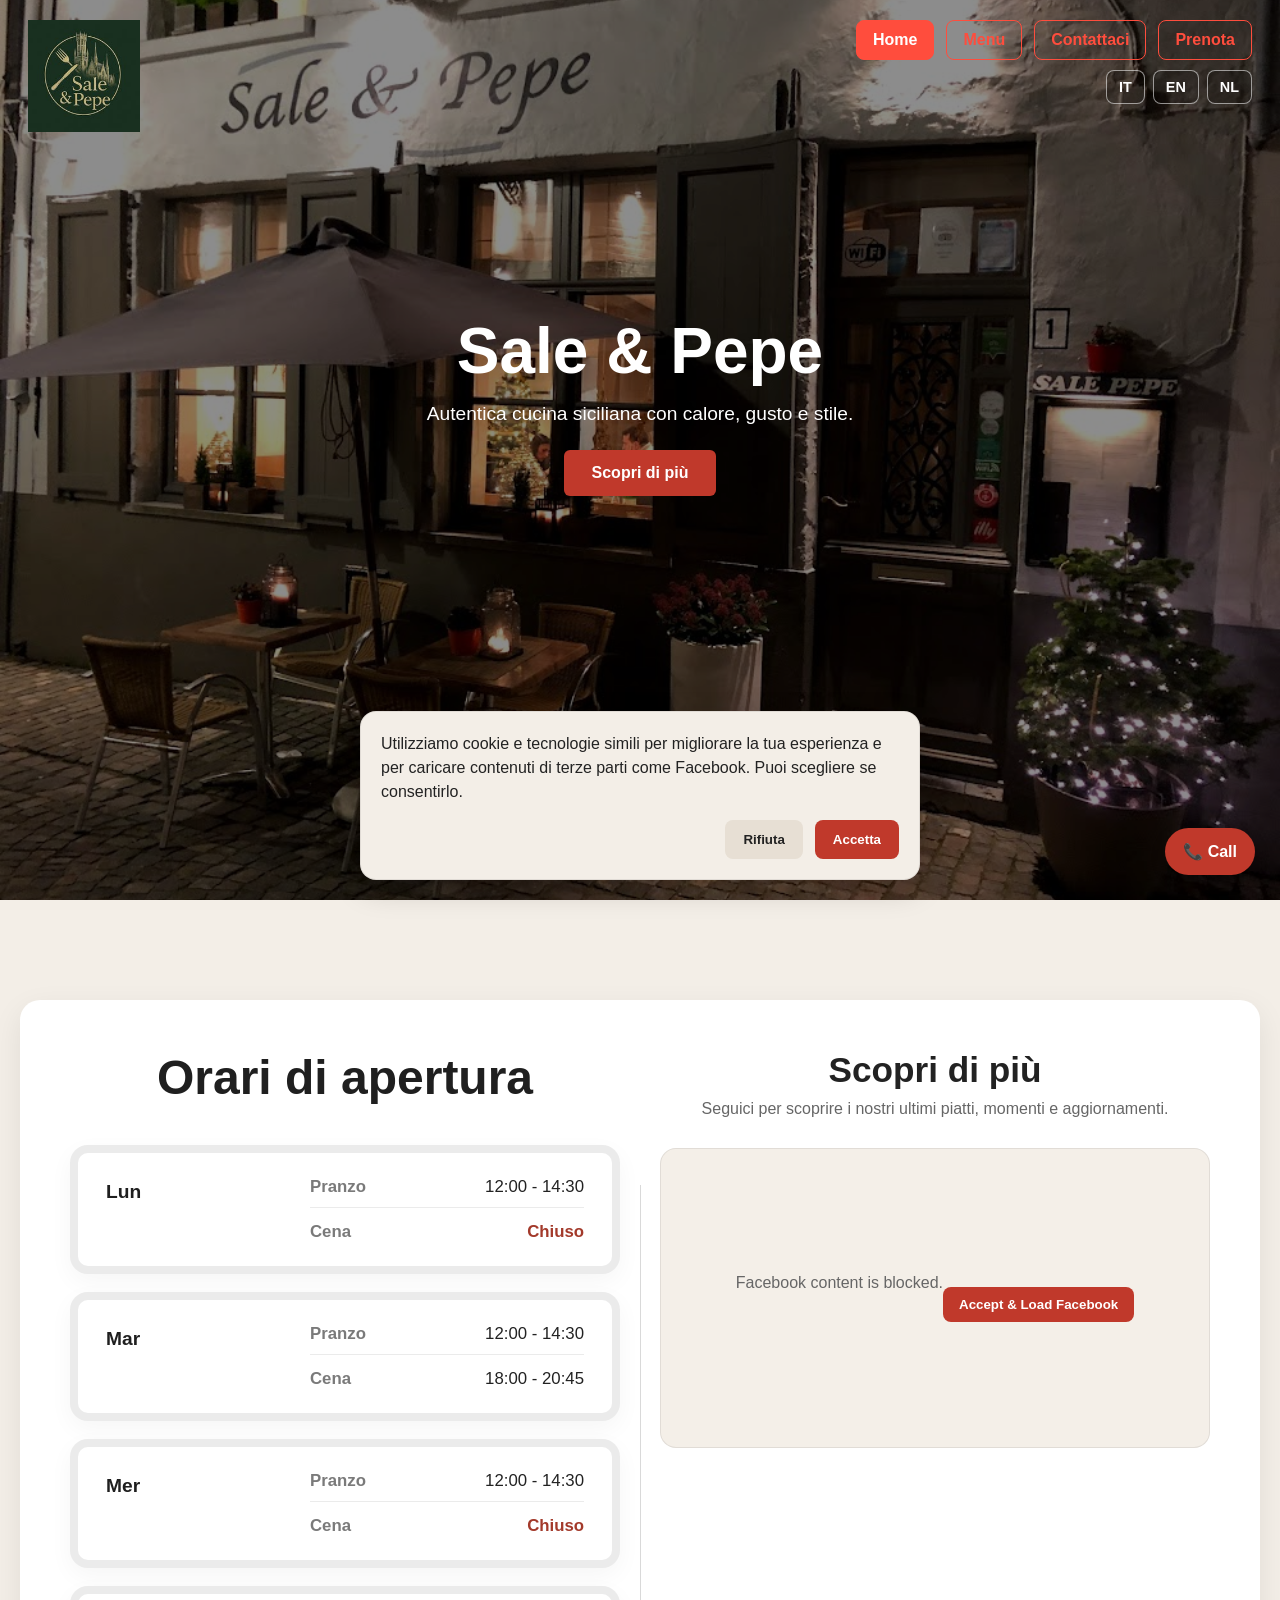
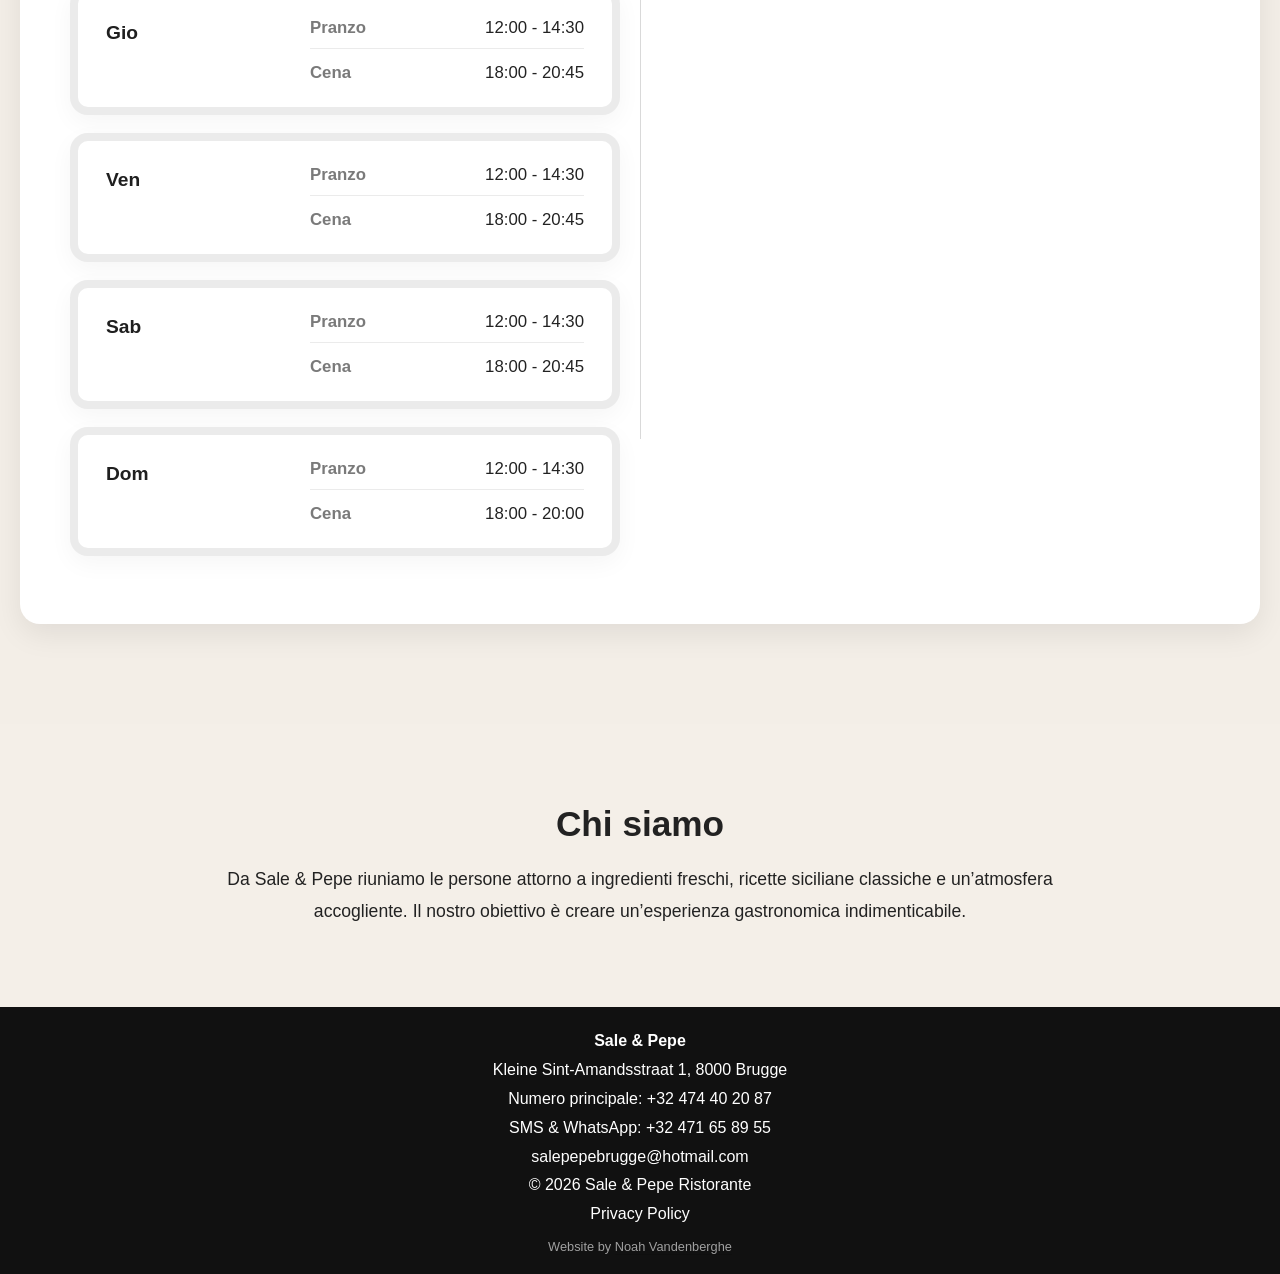
<file: index.html>
<!DOCTYPE html>
<html lang="it">
<head>
    <meta charset="UTF-8">
    <meta name="viewport" content="width=device-width, initial-scale=1.0">
    <title>Brugge | Sale &amp; Pepe - Authentic Sicilian dining in Bruges</title>
    <link rel="stylesheet" href="css/styles.css">
    <link rel="icon" type="image/x-icon" href="/favicon.ico">
</head>
<body>


    <a href="tel:+32474402087" class="call-button">📞 Call</a>

    <header class="hero" id="home">
        <div class="slideshow">
            <img class="slide active" src="images/slide1.jpg" alt="Interno del ristorante">
            <img class="slide" src="images/slide2.jpg" alt="Piatto siciliano">
            <img class="slide" src="images/slide3.jpg" alt="Pasta">
            <img class="slide" src="images/slide4.jpg" alt="Piatto del ristorante">
            <img class="slide" src="images/slide5.jpg" alt="Atmosfera del ristorante">
            <img class="slide" src="images/slide7.jpg" alt="Tavolo">
            <img class="slide" src="images/slide8.jpg" alt="Dettaglio ristorante">
            <img class="slide" src="images/slide9.jpg" alt="Dettaglio ristorante">
            <img class="slide" src="images/slide10.jpg" alt="Dettaglio ristorante">
        </div>

        <div class="overlay"></div>

        <nav class="navbar">
            <div class="logo">
                <a href="index.html">
                    <img src="images/logo.png" alt="Sale &amp; Pepe logo">
                </a>
            </div>

            <div class="desktop-nav">
                <div class="nav-links">
                    <a href="index.html" class="active" data-i18n="nav_home">Home</a>
                    <a href="menu.html" data-i18n="nav_menu">Menu</a>
                    <a href="contact.html" data-i18n="nav_contact_us">Contact Us</a>
                    <a href="reservations.html" data-i18n="nav_reserve">Reserve</a>
                </div>

                <div class="language-switcher">
                    <button type="button" data-lang="it">IT</button>
                    <button type="button" data-lang="en">EN</button>
                    <button type="button" data-lang="nl-BE">NL</button>
                </div>
            </div>

            <div class="mobile-nav">
                <div class="mobile-lang-dropdown">
                    <button class="mobile-lang-btn" id="mobile-lang-toggle" type="button">
                        <span id="mobile-lang-current">IT</span> ▼
                    </button>

                    <div class="mobile-lang-menu" id="mobile-lang-menu">
                        <button data-lang="it">IT</button>
                        <button data-lang="en">EN</button>
                        <button data-lang="nl-BE">NL</button>
                    </div>
                </div>

                <button class="mobile-menu-toggle" id="mobile-menu-toggle" type="button" aria-label="Open menu">
                    ☰
                </button>
            </div>
        </nav>

        <div class="mobile-sidebar" id="mobile-sidebar">
            <div class="mobile-sidebar-header">
                <span>Sale &amp; Pepe</span>
                <button class="mobile-menu-close" id="mobile-menu-close" type="button" aria-label="Close menu">✕</button>
            </div>

            <div class="mobile-sidebar-content">
                <div class="mobile-sidebar-section">
                    <a href="index.html" class="active" data-i18n="nav_home">Home</a>
                    <a href="menu.html" data-i18n="nav_menu">Menu</a>
                    <a href="contact.html" data-i18n="nav_contact_us">Contact Us</a>
                    <a href="reservations.html" data-i18n="nav_reserve">Reserve</a>
                </div>
            </div>
        </div>

        <div class="mobile-sidebar-overlay" id="mobile-sidebar-overlay"></div>

        <div class="hero-content">
            <h1 data-i18n="home_title">Sale &amp; Pepe</h1>
            <p data-i18n="home_subtitle">Autentica cucina siciliana con calore, gusto e stile.</p>
            <a href="#discover-more" class="hero-button" data-i18n="discover_more">Scopri di più</a>
        </div>
    </header>

    <section class="home-combined" id="discover-more">
        <div class="combined-wrapper">
            <div class="combined-container">
                <div class="combined-left">
                    <section class="home-hours">
    <div class="hours-block">
        <h2 data-i18n="opening_hours">Orari di apertura</h2>

        <!-- Monday -->
        <div class="hours-card">
            <div class="hours-day" data-i18n="day_mon">Lun</div>
            <div class="hours-times">
                <div class="service-row">
                    <span class="service-label" data-i18n="service_lunch">Pranzo</span>
                    <span>12:00 - 14:30</span>
                </div>
                <div class="service-row closed-row">
                    <span class="service-label" data-i18n="service_dinner">Cena</span>
                    <span data-i18n="closed_evening">Chiuso</span>
                </div>
            </div>
        </div>

        <!-- Tuesday -->
        <div class="hours-card">
            <div class="hours-day" data-i18n="day_tue">Mar</div>
            <div class="hours-times">
                <div class="service-row">
                    <span class="service-label" data-i18n="service_lunch">Pranzo</span>
                    <span>12:00 - 14:30</span>
                </div>
                <div class="service-row">
                    <span class="service-label" data-i18n="service_dinner">Cena</span>
                    <span>18:00 - 20:45</span>
                </div>
            </div>
        </div>

        <!-- Wednesday -->
        <div class="hours-card">
            <div class="hours-day" data-i18n="day_wed">Mer</div>
            <div class="hours-times">
                <div class="service-row">
                    <span class="service-label" data-i18n="service_lunch">Pranzo</span>
                    <span>12:00 - 14:30</span>
                </div>
                <div class="service-row closed-row">
                    <span class="service-label" data-i18n="service_dinner">Cena</span>
                    <span data-i18n="closed_evening">Chiuso</span>
                </div>
            </div>
        </div>

        <!-- Thursday -->
        <div class="hours-card">
            <div class="hours-day" data-i18n="day_thu">Gio</div>
            <div class="hours-times">
                <div class="service-row">
                    <span class="service-label" data-i18n="service_lunch">Pranzo</span>
                    <span>12:00 - 14:30</span>
                </div>
                <div class="service-row">
                    <span class="service-label" data-i18n="service_dinner">Cena</span>
                    <span>18:00 - 20:45</span>
                </div>
            </div>
        </div>

        <!-- Friday -->
        <div class="hours-card">
            <div class="hours-day" data-i18n="day_fri">Ven</div>
            <div class="hours-times">
                <div class="service-row">
                    <span class="service-label" data-i18n="service_lunch">Pranzo</span>
                    <span>12:00 - 14:30</span>
                </div>
                <div class="service-row">
                    <span class="service-label" data-i18n="service_dinner">Cena</span>
                    <span>18:00 - 20:45</span>
                </div>
            </div>
        </div>

        <!-- Saturday -->
        <div class="hours-card">
            <div class="hours-day" data-i18n="day_sat">Sab</div>
            <div class="hours-times">
                <div class="service-row">
                    <span class="service-label" data-i18n="service_lunch">Pranzo</span>
                    <span>12:00 - 14:30</span>
                </div>
                <div class="service-row">
                    <span class="service-label" data-i18n="service_dinner">Cena</span>
                    <span>18:00 - 20:45</span>
                </div>
            </div>
        </div>

        <!-- Sunday -->
        <div class="hours-card">
            <div class="hours-day" data-i18n="day_sun">Dom</div>
            <div class="hours-times">
                <div class="service-row">
                    <span class="service-label" data-i18n="service_lunch">Pranzo</span>
                    <span>12:00 - 14:30</span>
                </div>
                <div class="service-row">
                    <span class="service-label" data-i18n="service_dinner">Cena</span>
                    <span>18:00 - 20:00</span>
                </div>
            </div>
        </div>

    </div>
</section>
                </div>

                <div class="combined-right">
                    <section class="facebook-section">
                        <h2 data-i18n="discover_more">Scopri di più</h2>
                        <p data-i18n="discover_text">Seguici per i nostri ultimi piatti, momenti e aggiornamenti.</p>

                        <div class="fb-container">
                            <div id="facebook-placeholder" class="fb-placeholder">
                                <p>Facebook content is blocked.</p>

                                <button id="fb-enable-btn" class="fb-enable-btn">
                                    Accept & Load Facebook
                                </button>
                            </div>
                        </div>
                    </section>
                </div>
            </div>
        </div>
    </section>

    <section class="info-section" id="about">
        <h2 data-i18n="about_title">Chi siamo</h2>
        <p data-i18n="about_text">
            Da Sale &amp; Pepe riuniamo le persone attorno a ingredienti freschi, ricette siciliane tradizionali
            e un’atmosfera accogliente. Il nostro obiettivo è offrire un’esperienza culinaria indimenticabile.
        </p>
    </section>

    <footer>
        <div class="footer-content">
            <p><strong>Sale &amp; Pepe</strong></p>
            <p>
                <a href="https://maps.app.goo.gl/9fiStGEBBfmFYe9s6" target="_blank" rel="noopener noreferrer">
                    Kleine Sint-Amandsstraat 1, 8000 Brugge
                </a>
            </p>
            <p>
                <span data-i18n="label_primary">Numero principale:</span>
                <a href="tel:+32474402087">+32 474 40 20 87</a><br>
                <span data-i18n="label_sms">SMS &amp; WhatsApp:</span>
                <a href="tel:+32471658955">+32 471 65 89 55</a><br>
                <a href="mailto:salepepebrugge@hotmail.com">salepepebrugge@hotmail.com</a>
            </p>
            <p>&copy; 2026 Sale &amp; Pepe Ristorante</p>
            <p><a href="privacy.html">Privacy Policy</a></p>
        </div>

        <p class="site-credit">
            Website by <a href="https://github.com/ChalkSnorter" target="_blank" rel="noopener noreferrer">Noah Vandenberghe</a>
        </p>
    </footer>

    <!-- Cookie-style popup -->
    <div class="cookie-popup" id="cookie-popup">
    <div class="cookie-popup-content">
        <p data-i18n="cookie_text">
            Utilizziamo cookie e tecnologie simili per migliorare la tua esperienza e per caricare contenuti di terze parti come Facebook. Puoi scegliere se consentirlo.
        </p>

        <div class="cookie-popup-actions">
            <button id="cookie-decline" class="cookie-btn cookie-btn-secondary" data-i18n="cookie_decline">
                Decline
            </button>

            <button id="cookie-accept" class="cookie-btn cookie-btn-primary" data-i18n="cookie_accept">
                Accept
            </button>
        </div>
    </div>
</div>

    <script src="js/script.js?v=2"></script>
    <script src="js/language.js"></script>
</body>
</html>
</file>
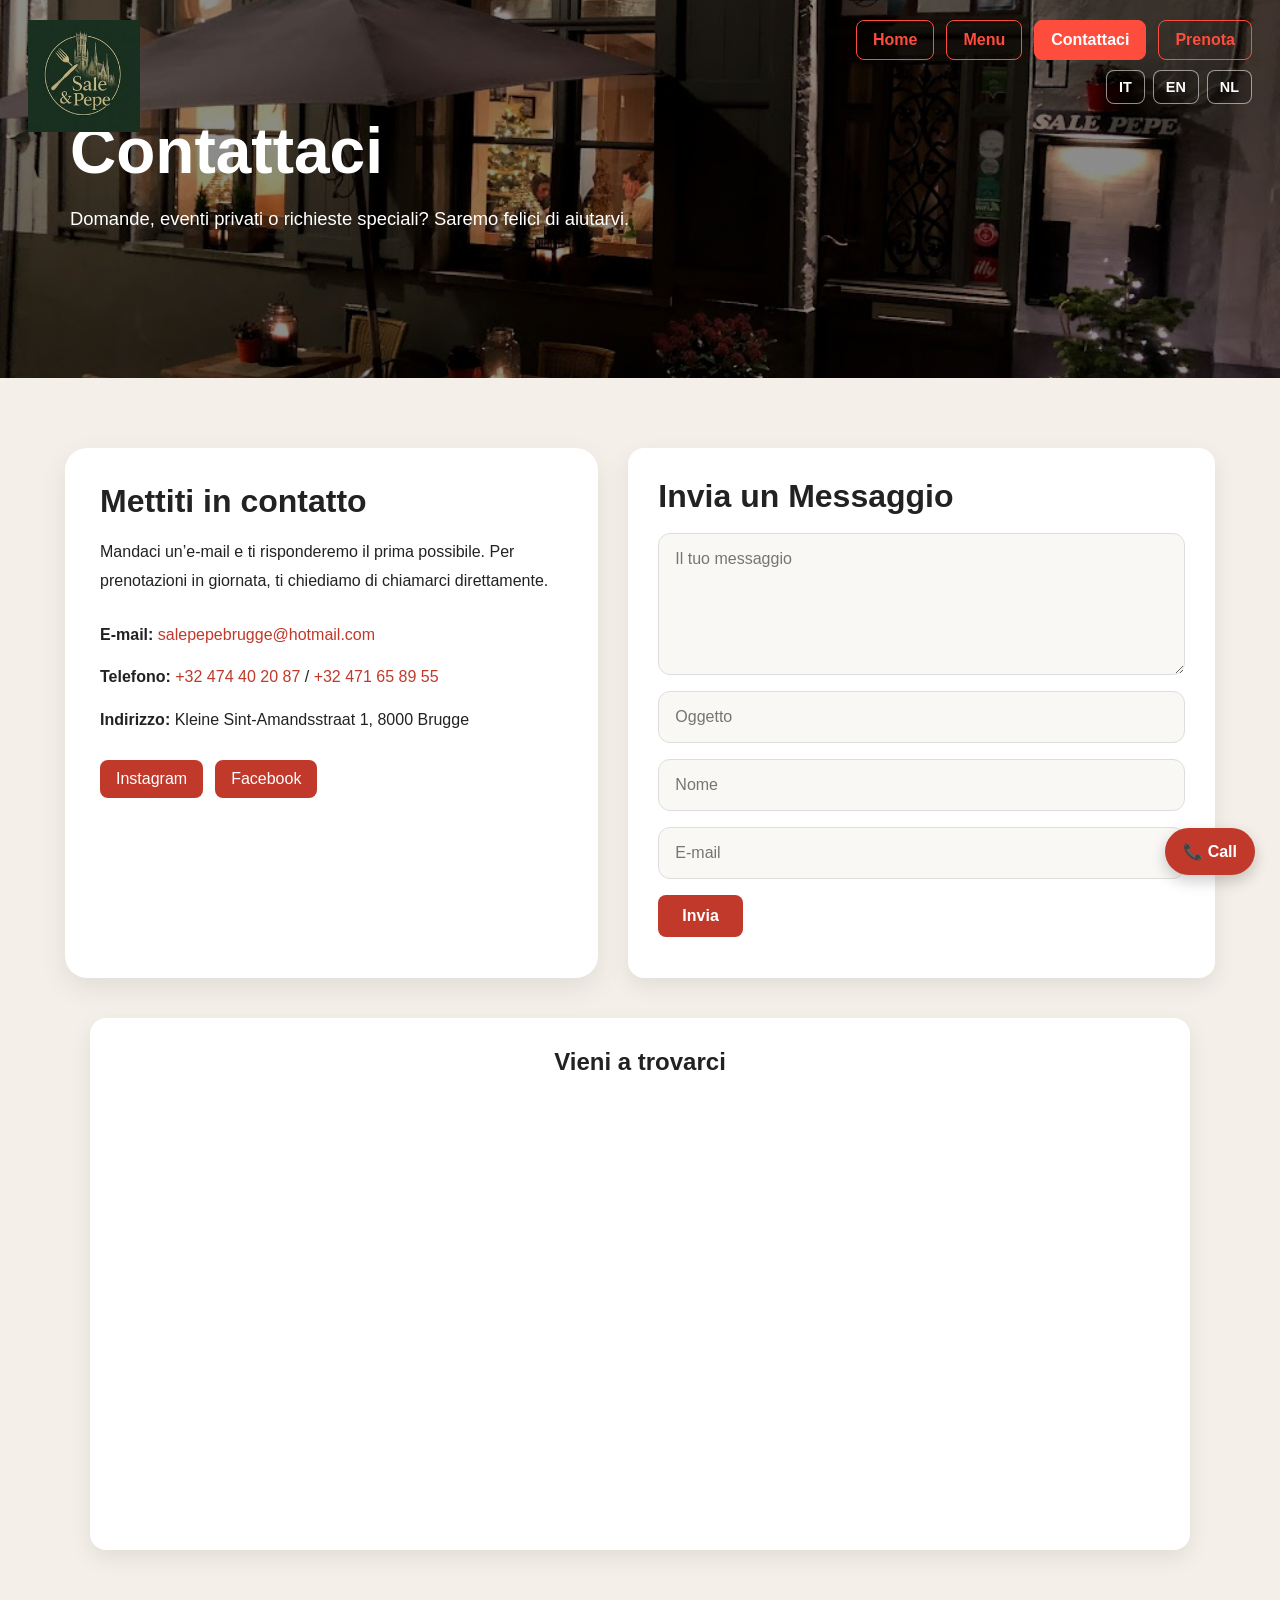
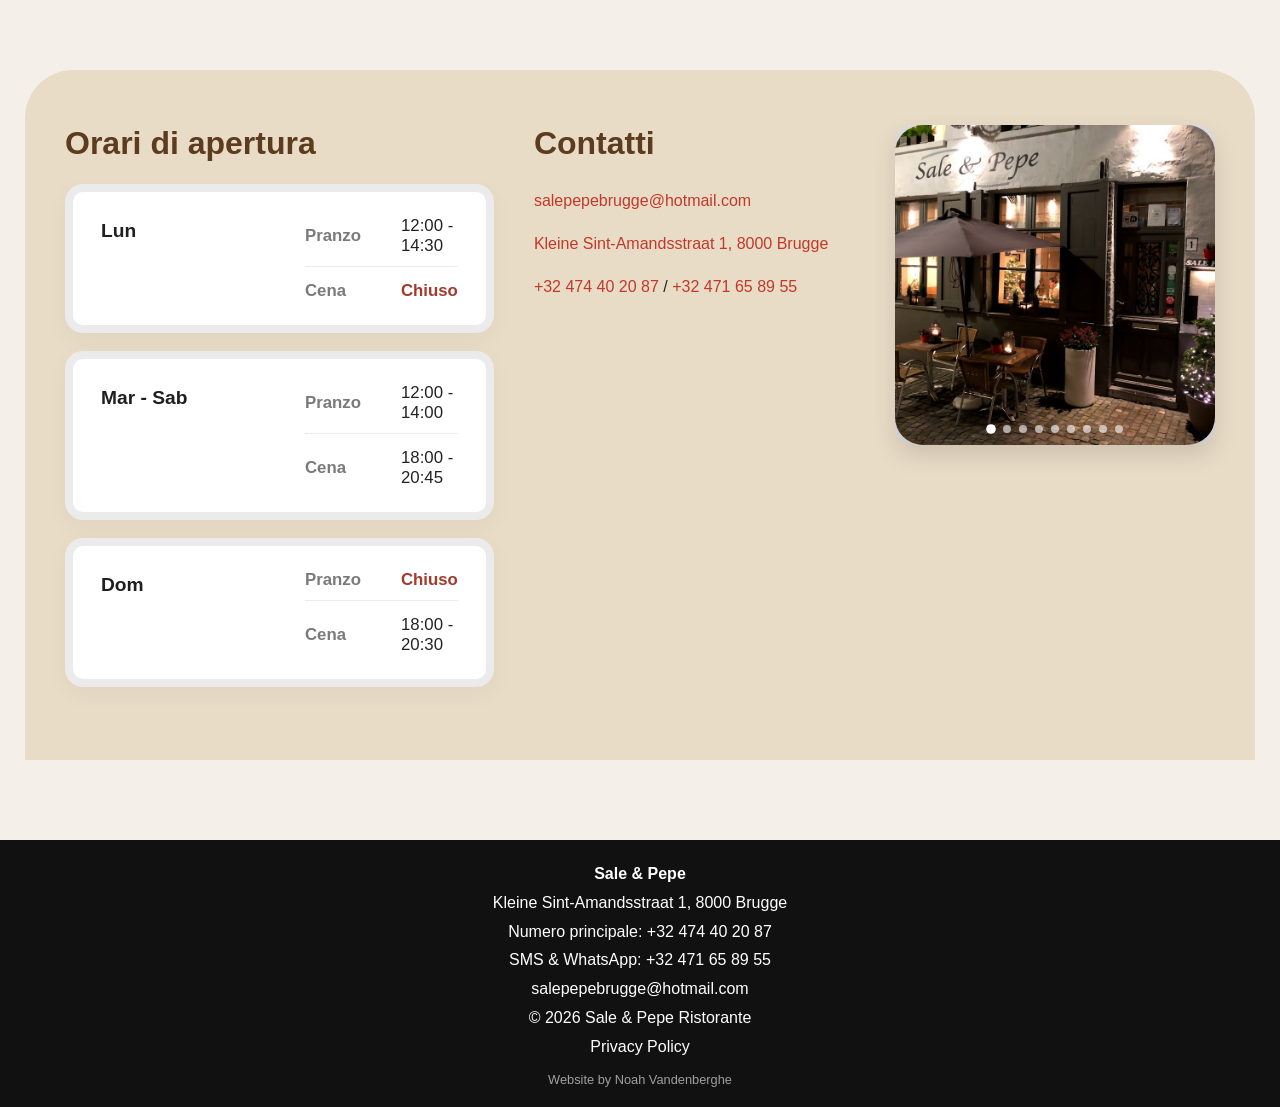
<file: contact.html>
<!DOCTYPE html>
<html lang="it">
<head>
    <meta charset="UTF-8">
    <meta name="viewport" content="width=device-width, initial-scale=1.0">
    <title>Contact | Sale &amp; Pepe Brugge</title>
    <meta name="description" content="Contatta Sale &amp; Pepe Brugge per prenotazioni, domande e richieste speciali.">
    <meta property="og:title" content="Contatti | Sale &amp; Pepe Brugge">
    <meta property="og:description" content="Mettiti in contatto con Sale &amp; Pepe a Brugge.">
    <meta property="og:image" content="images/slide1.jpg">
    <meta property="og:type" content="website">
    <link rel="stylesheet" href="css/styles.css">
    <link rel="stylesheet" href="css/contact.css">
    <link rel="icon" type="image/x-icon" href="/favicon.ico">
</head>
<body>
    <a href="tel:+32474402087" class="call-button">📞 Call</a>

<header class="contact-hero">
    <nav class="navbar">
        <div class="logo">
    <a href="index.html">
        <img src="images/logo.png" alt="Sale &amp; Pepe logo">
    </a>
</div>

        <div class="desktop-nav">
            <div class="nav-links">
                <a href="index.html" data-i18n="nav_home">Home</a>
                <a href="menu.html" data-i18n="nav_menu">Menu</a>
                <a href="contact.html" data-i18n="nav_contact_us" class="active">Contattaci</a>
                <a href="reservations.html" data-i18n="nav_reserve">Prenota</a>
            </div>

            <div class="language-switcher">
                <button type="button" data-lang="it">IT</button>
                <button type="button" data-lang="en">EN</button>
                <button type="button" data-lang="nl-BE">NL</button>
            </div>
        </div>

        <div class="mobile-nav">
            <div class="mobile-lang-dropdown">
    <button class="mobile-lang-btn" id="mobile-lang-toggle" type="button">
        <span id="mobile-lang-current">IT</span> ▼
    </button>

    <div class="mobile-lang-menu" id="mobile-lang-menu">
        <button data-lang="it">IT</button>
        <button data-lang="en">EN</button>
        <button data-lang="nl-BE">NL</button>
    </div>
</div>

            <button class="mobile-menu-toggle" id="mobile-menu-toggle" type="button" aria-label="Open menu">
                ☰
            </button>
        </div>
    </nav>

    <div class="mobile-sidebar" id="mobile-sidebar">
        <div class="mobile-sidebar-header">
            <span>Sale &amp; Pepe</span>
            <button class="mobile-menu-close" id="mobile-menu-close" type="button" aria-label="Close menu">✕</button>
        </div>

        <div class="mobile-sidebar-content">
            <div class="mobile-sidebar-section">
                <a href="index.html" data-i18n="nav_home">Home</a>
                <a href="menu.html" data-i18n="nav_menu">Menu</a>
                <a href="contact.html" data-i18n="nav_contact_us" class="active">Contattaci</a>
                <a href="reservations.html" data-i18n="nav_reserve">Prenota</a>
            </div>
        </div>
    </div>

    <div class="mobile-sidebar-overlay" id="mobile-sidebar-overlay"></div>

    <div class="contact-hero-inner">
        <h1 data-i18n="contact_title">Contattaci</h1>
        <p data-i18n="contact_intro">Domande, eventi privati o richieste speciali? Saremo felici di aiutarvi.</p>
    </div>
</header>

    <main>
        <section class="contact-top">
            <div class="contact-info-card">
                <h2 data-i18n="contact_get_in_touch">Mettiti in contatto</h2>
                <p data-i18n="contact_text">
                    Mandaci un’e-mail e ti risponderemo il prima possibile.
                    Per prenotazioni in giornata, ti chiediamo di chiamarci direttamente.
                </p>

                <div class="contact-details-list">
                    <p><strong data-i18n="label_email">E-mail:</strong> <a href="mailto:salepepebrugge@hotmail.com">salepepebrugge@hotmail.com</a></p>
                    <p>
                    <strong data-i18n="label_phone">Telefono:</strong>
                        <a href="tel:+32474402087">+32 474 40 20 87</a> /
                        <a href="tel:+32471658955">+32 471 65 89 55</a>
                    </p>
                    <p><strong data-i18n="label_address">Indirizzo:</strong> Kleine Sint-Amandsstraat 1, 8000 Brugge</p>
                </div>

                <div class="social-links">
                    <a href="https://www.instagram.com/salepepebruges?utm_source=ig_web_button_share_sheet&igsh=ZDNlZDc0MzIxNw==" target="_blank" rel="noopener noreferrer">Instagram</a>
                    <a href="https://www.facebook.com/salepepebruges/?locale=nl_BE" target="_blank" rel="noopener noreferrer">Facebook</a>
                </div>
            </div>

            <div class="contact-form-card">
                <h2 data-i18n="contact_send_message">Invia un messaggio</h2>

                <form class="contact-form" action="https://formspree.io/f/mykblopr" method="POST">
                    <input type="hidden" name="_subject" value="Nuovo messaggio di contatto dal sito Sale &amp; Pepe">
                    <input type="hidden" name="_next" value="https://yourdomain.com/index.html">

                    <textarea
                        name="message"
                        rows="6"
                        placeholder="Il tuo messaggio"
                        data-i18n-placeholder="form_message"
                        required
                    ></textarea>

                    <input
                        type="text"
                        name="subject"
                        placeholder="Oggetto"
                        data-i18n-placeholder="form_subject"
                        required
                    >

                    <input
                        type="text"
                        name="name"
                        placeholder="Nome"
                        data-i18n-placeholder="form_name"
                        required
                    >

                    <input
                        type="email"
                        name="email"
                        placeholder="E-mail"
                        data-i18n-placeholder="form_email"
                        required
                    >

                    <button type="submit" data-i18n="send_button">Invia</button>
                </form>
            </div>
        </section>

        <section class="contact-map-section">
            <div class="contact-map-card">
                <h2 data-i18n="visit_us">Vieni a trovarci</h2>

                <iframe
                    src="https://www.google.com/maps?q=Kleine+Sint-Amandsstraat+1,+8000+Brugge&output=embed"
                    width="100%"
                    height="420"
                    style="border:0;"
                    allowfullscreen=""
                    loading="lazy">
                </iframe>
            </div>
        </section>

        <section class="contact-bottom">
            <div class="bottom-panel">
                <div class="hours-block">
                    <h3 data-i18n="opening_hours">Orari di apertura</h3>

                    <div class="hours-card">
                        <div class="hours-day" data-i18n="day_mon">Lun</div>
                        <div class="hours-times">
                            <div class="service-row">
                                <span class="service-label" data-i18n="service_lunch">Pranzo</span>
                                <span>12:00 - 14:30</span>
                            </div>
                            <div class="service-row closed-row">
                                <span class="service-label" data-i18n="service_dinner">Cena</span>
                                <span data-i18n="closed_evening">Chiuso</span>
                            </div>
                        </div>
                    </div>

                    <div class="hours-card">
                        <div class="hours-day" data-i18n="day_tue_sat">Mar - Sab</div>
                        <div class="hours-times">
                            <div class="service-row">
                                <span class="service-label" data-i18n="service_lunch">Pranzo</span>
                                <span>12:00 - 14:00</span>
                            </div>
                            <div class="service-row">
                                <span class="service-label" data-i18n="service_dinner">Cena</span>
                                <span>18:00 - 20:45</span>
                            </div>
                        </div>
                    </div>

                    <div class="hours-card">
                        <div class="hours-day" data-i18n="day_sun">Dom</div>
                        <div class="hours-times">
                            <div class="service-row closed-row">
                                <span class="service-label" data-i18n="service_lunch">Pranzo</span>
                                <span data-i18n="closed_lunch">Chiuso</span>
                            </div>
                            <div class="service-row">
                                <span class="service-label" data-i18n="service_dinner">Cena</span>
                                <span>18:00 - 20:30</span>
                            </div>
                        </div>
                    </div>
                </div>

                <div class="bottom-contact-block">
    <h3 data-i18n="nav_contact">Contatti</h3>

    <div class="contact-details-list">
        <p>
            <a href="mailto:salepepebrugge@hotmail.com">salepepebrugge@hotmail.com</a>
        </p>

        <p>
            <a href="https://maps.app.goo.gl/9fiStGEBBfmFYe9s6" target="_blank">
                Kleine Sint-Amandsstraat 1, 8000 Brugge
            </a>
        </p>

        <p>
            <a href="tel:+32474402087">+32 474 40 20 87</a> /
            <a href="tel:+32471658955">+32 471 65 89 55</a>
        </p>
    </div>
</div>

                <div class="bottom-image-block">
                    <div class="dish-slideshow">
                        <img class="dish-slide active" src="images/slide1.jpg" alt="Esterno del ristorante">
                        <img class="dish-slide" src="images/slide2.jpg" alt="Piatto siciliano">
                        <img class="dish-slide" src="images/slide3.jpg" alt="Pasta">
                        <img class="dish-slide" src="images/slide4.jpg" alt="Piatto del ristorante">
                        <img class="dish-slide" src="images/slide5.jpg" alt="Atmosfera del ristorante">
                        <img class="dish-slide" src="images/slide7.jpg" alt="Tavolo">
                        <img class="dish-slide" src="images/slide8.jpg" alt="Dettaglio del ristorante">
                        <img class="dish-slide" src="images/slide9.jpg" alt="Dettaglio del ristorante">
                        <img class="dish-slide" src="images/slide10.jpg" alt="Dettaglio del ristorante">
                        

                        <div class="dish-dots"></div>
                    </div>
                </div>
            </div>
        </section>
    </main>

<footer>
    <div class="footer-content">
        <p><strong>Sale &amp; Pepe</strong></p>
        <p>
            <a href="https://maps.app.goo.gl/9fiStGEBBfmFYe9s6" target="_blank">
                Kleine Sint-Amandsstraat 1, 8000 Brugge
            </a>
        </p>
        <p>
    <span data-i18n="label_primary">Numero principale:</span>
    <a href="tel:+32474402087">+32 474 40 20 87</a><br>

    <span data-i18n="label_sms">SMS &amp; WhatsApp:</span>
    <a href="tel:+32471658955">+32 471 65 89 55</a><br>

    <a href="mailto:salepepebrugge@hotmail.com">salepepebrugge@hotmail.com</a>
    </p>
        <p>&copy; 2026 Sale &amp; Pepe Ristorante</p>
        <p><a href="privacy.html">Privacy Policy</a></p>
    </div>

    <p class="site-credit">
    Website by <a href="https://github.com/ChalkSnorter" target="_blank">Noah Vandenberghe</a>
</p>
</footer>

    <script src="js/contact.js"></script>
    <script src="js/language.js"></script>
    <script src="js/script.js"></script>
</body>
</html>
</file>
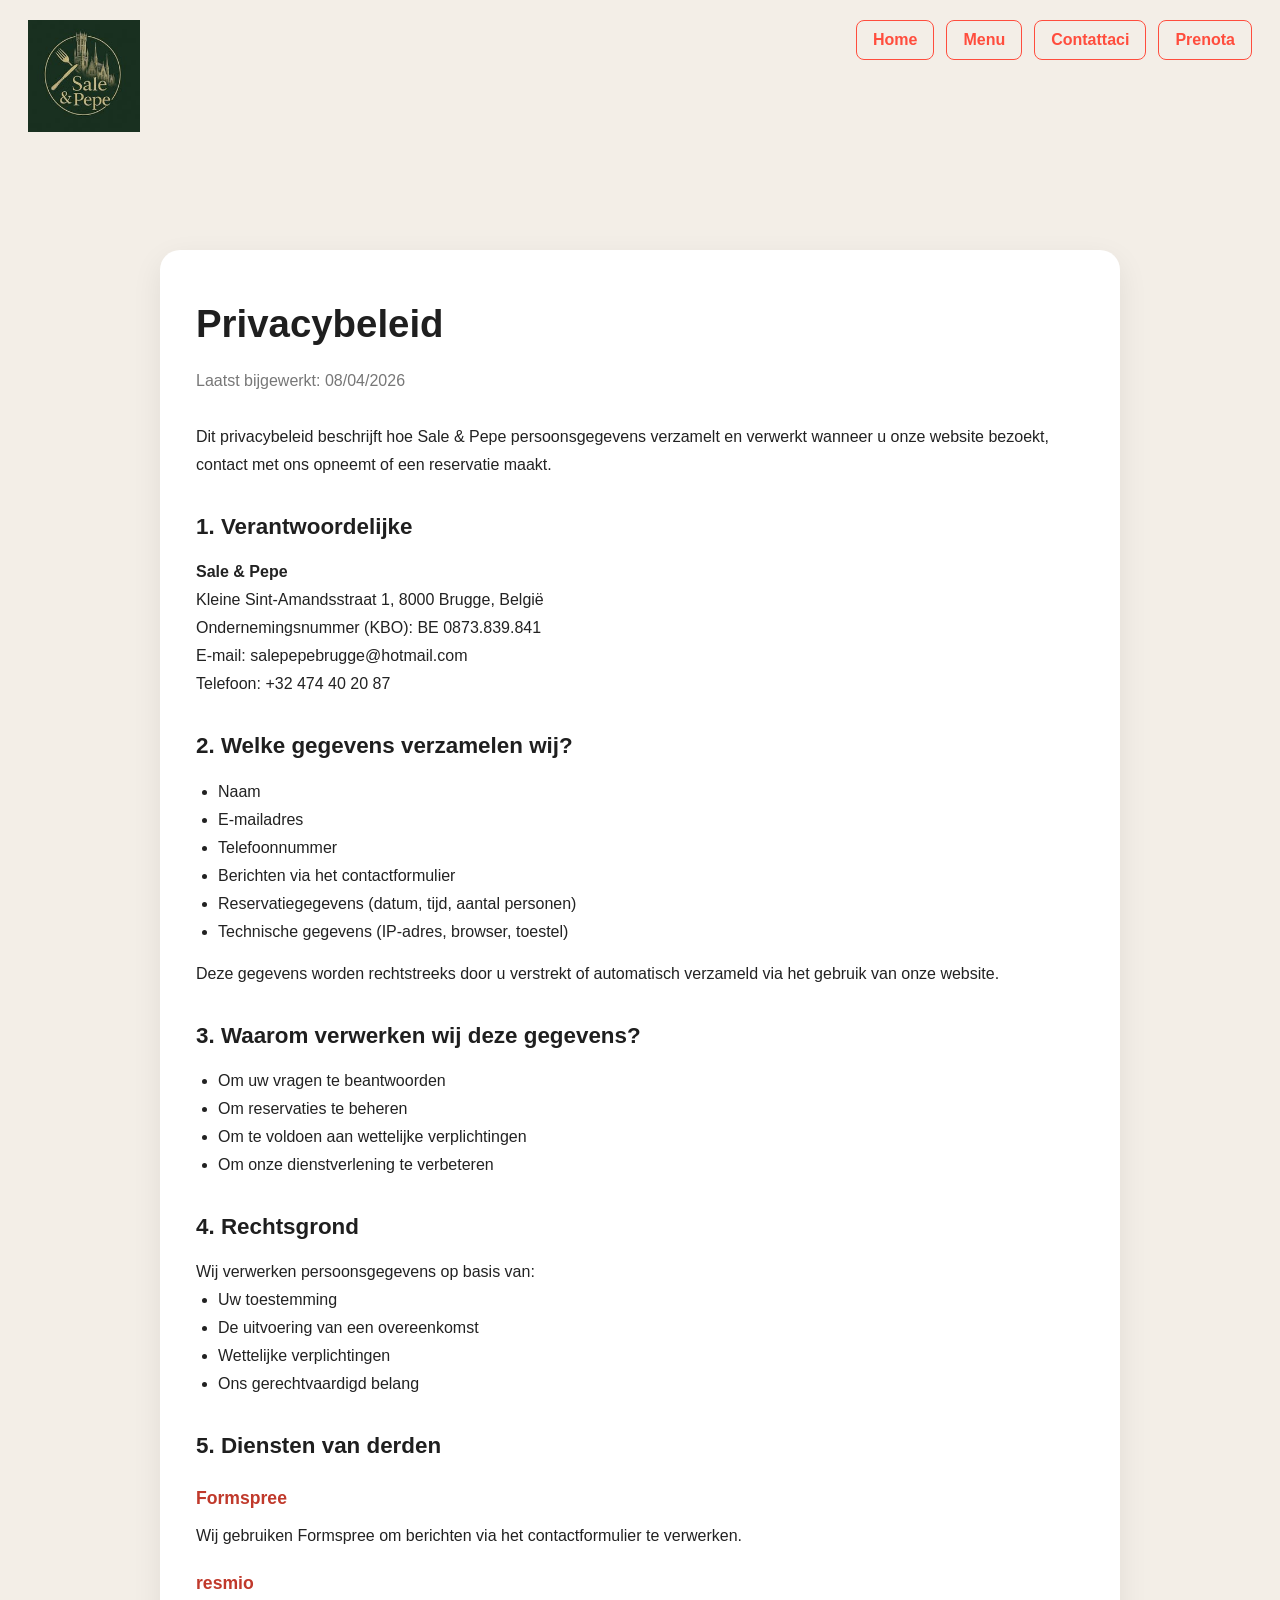
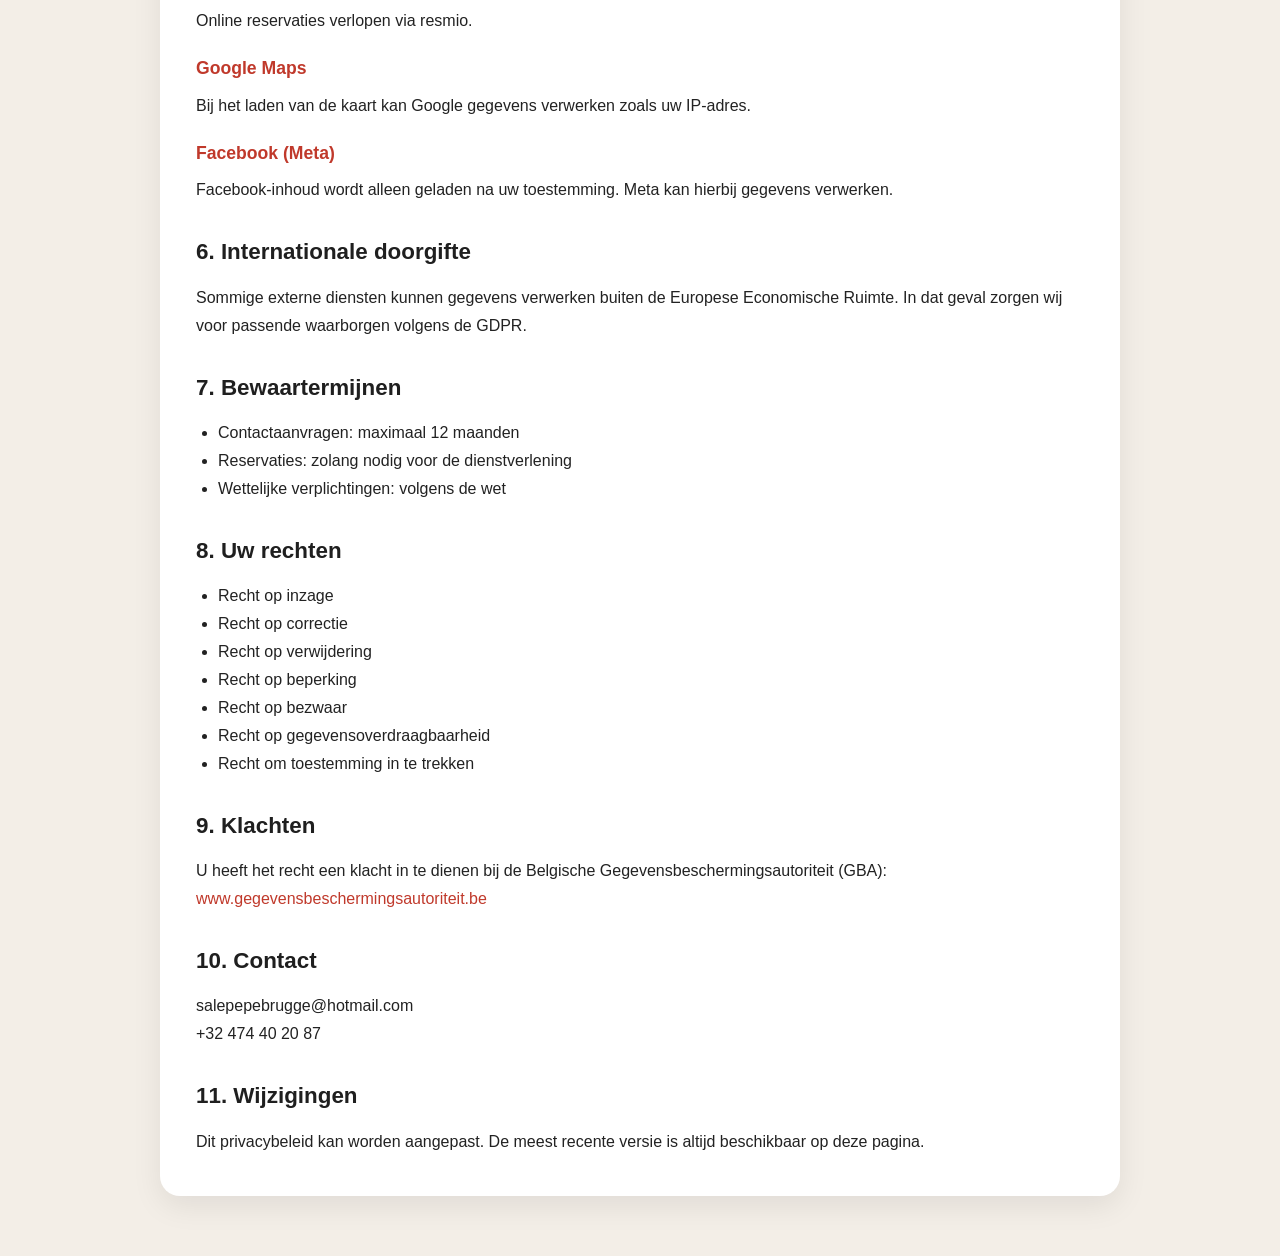
<file: privacy.html>
<!DOCTYPE html>
<html lang="nl-BE">
<head>
  <meta charset="UTF-8" />
  <meta name="viewport" content="width=device-width, initial-scale=1.0" />
  <title>Privacybeleid | Sale &amp; Pepe Brugge</title>
  <meta name="description" content="Privacybeleid van Sale &amp; Pepe Brugge." />
  <link rel="stylesheet" href="css/styles.css" />
  <link rel="icon" type="image/x-icon" href="/favicon.ico">
</head>
<body class="privacy-page">
  <header class="privacy-header">
    <nav class="navbar solid-nav">
      <div class="logo">
        <a href="index.html">
          <img src="images/logo.png" alt="Sale &amp; Pepe logo" />
        </a>
      </div>

      <div class="desktop-nav">
        <div class="nav-links">
          <a href="index.html" data-i18n="nav_home">Home</a>
          <a href="menu.html" data-i18n="nav_menu">Menu</a>
          <a href="contact.html" data-i18n="nav_contact_us">Contattaci</a>
          <a href="reservations.html" data-i18n="nav_reserve">Prenota</a>
        </div>
      </div>

      <div class="mobile-nav">
        <div class="mobile-lang-dropdown">
          <button class="mobile-lang-btn" id="mobile-lang-toggle" type="button">
            <span id="mobile-lang-current">NL</span> ▼
          </button>

        <button class="mobile-menu-toggle" id="mobile-menu-toggle" type="button" aria-label="Open menu">
          ☰
        </button>
      </div>
    </nav>

    <div class="mobile-sidebar" id="mobile-sidebar">
      <div class="mobile-sidebar-header">
        <span>Sale &amp; Pepe</span>
        <button class="mobile-menu-close" id="mobile-menu-close" type="button" aria-label="Close menu">✕</button>
      </div>

      <div class="mobile-sidebar-content">
        <div class="mobile-sidebar-section">
          <a href="index.html" data-i18n="nav_home">Home</a>
          <a href="menu.html" data-i18n="nav_menu">Menu</a>
          <a href="contact.html" data-i18n="nav_contact_us">Contattaci</a>
          <a href="reservations.html" data-i18n="nav_reserve">Prenota</a>
        </div>
      </div>
    </div>

    <div class="mobile-sidebar-overlay" id="mobile-sidebar-overlay"></div>
  </header>

  <main class="privacy-main">
    <div class="privacy-card">
      <h1>Privacybeleid</h1>
      <p class="privacy-updated">Laatst bijgewerkt: 08/04/2026</p>

      <p>
        Dit privacybeleid beschrijft hoe Sale &amp; Pepe persoonsgegevens verzamelt en verwerkt
        wanneer u onze website bezoekt, contact met ons opneemt of een reservatie maakt.
      </p>

      <h2>1. Verantwoordelijke</h2>
      <p>
        <strong>Sale &amp; Pepe</strong><br />
        Kleine Sint-Amandsstraat 1, 8000 Brugge, België<br />
        Ondernemingsnummer (KBO): BE 0873.839.841<br />
        E-mail: salepepebrugge@hotmail.com<br />
        Telefoon: +32 474 40 20 87
      </p>

      <h2>2. Welke gegevens verzamelen wij?</h2>
      <ul>
        <li>Naam</li>
        <li>E-mailadres</li>
        <li>Telefoonnummer</li>
        <li>Berichten via het contactformulier</li>
        <li>Reservatiegegevens (datum, tijd, aantal personen)</li>
        <li>Technische gegevens (IP-adres, browser, toestel)</li>
      </ul>

      <p>
        Deze gegevens worden rechtstreeks door u verstrekt of automatisch verzameld via het gebruik van onze website.
      </p>

      <h2>3. Waarom verwerken wij deze gegevens?</h2>
      <ul>
        <li>Om uw vragen te beantwoorden</li>
        <li>Om reservaties te beheren</li>
        <li>Om te voldoen aan wettelijke verplichtingen</li>
        <li>Om onze dienstverlening te verbeteren</li>
      </ul>

      <h2>4. Rechtsgrond</h2>
      <p>Wij verwerken persoonsgegevens op basis van:</p>
      <ul>
        <li>Uw toestemming</li>
        <li>De uitvoering van een overeenkomst</li>
        <li>Wettelijke verplichtingen</li>
        <li>Ons gerechtvaardigd belang</li>
      </ul>

      <h2>5. Diensten van derden</h2>

      <h3>Formspree</h3>
      <p>Wij gebruiken Formspree om berichten via het contactformulier te verwerken.</p>

      <h3>resmio</h3>
      <p>Online reservaties verlopen via resmio.</p>

      <h3>Google Maps</h3>
      <p>Bij het laden van de kaart kan Google gegevens verwerken zoals uw IP-adres.</p>

      <h3>Facebook (Meta)</h3>
      <p>
        Facebook-inhoud wordt alleen geladen na uw toestemming.
        Meta kan hierbij gegevens verwerken.
      </p>

      <h2>6. Internationale doorgifte</h2>
      <p>
        Sommige externe diensten kunnen gegevens verwerken buiten de Europese Economische Ruimte.
        In dat geval zorgen wij voor passende waarborgen volgens de GDPR.
      </p>

      <h2>7. Bewaartermijnen</h2>
      <ul>
        <li>Contactaanvragen: maximaal 12 maanden</li>
        <li>Reservaties: zolang nodig voor de dienstverlening</li>
        <li>Wettelijke verplichtingen: volgens de wet</li>
      </ul>

      <h2>8. Uw rechten</h2>
      <ul>
        <li>Recht op inzage</li>
        <li>Recht op correctie</li>
        <li>Recht op verwijdering</li>
        <li>Recht op beperking</li>
        <li>Recht op bezwaar</li>
        <li>Recht op gegevensoverdraagbaarheid</li>
        <li>Recht om toestemming in te trekken</li>
      </ul>

      <h2>9. Klachten</h2>
      <p>
        U heeft het recht een klacht in te dienen bij de Belgische Gegevensbeschermingsautoriteit (GBA):<br />
        <a href="https://www.gegevensbeschermingsautoriteit.be" target="_blank" rel="noopener noreferrer">
          www.gegevensbeschermingsautoriteit.be
        </a>
      </p>

      <h2>10. Contact</h2>
      <p>
        salepepebrugge@hotmail.com<br />
        +32 474 40 20 87
      </p>

      <h2>11. Wijzigingen</h2>
      <p>
        Dit privacybeleid kan worden aangepast. De meest recente versie is altijd beschikbaar op deze pagina.
      </p>
    </div>
  </main>

  <script src="js/script.js"></script>
  <script src="js/language.js"></script>
</body>
</html>
</file>
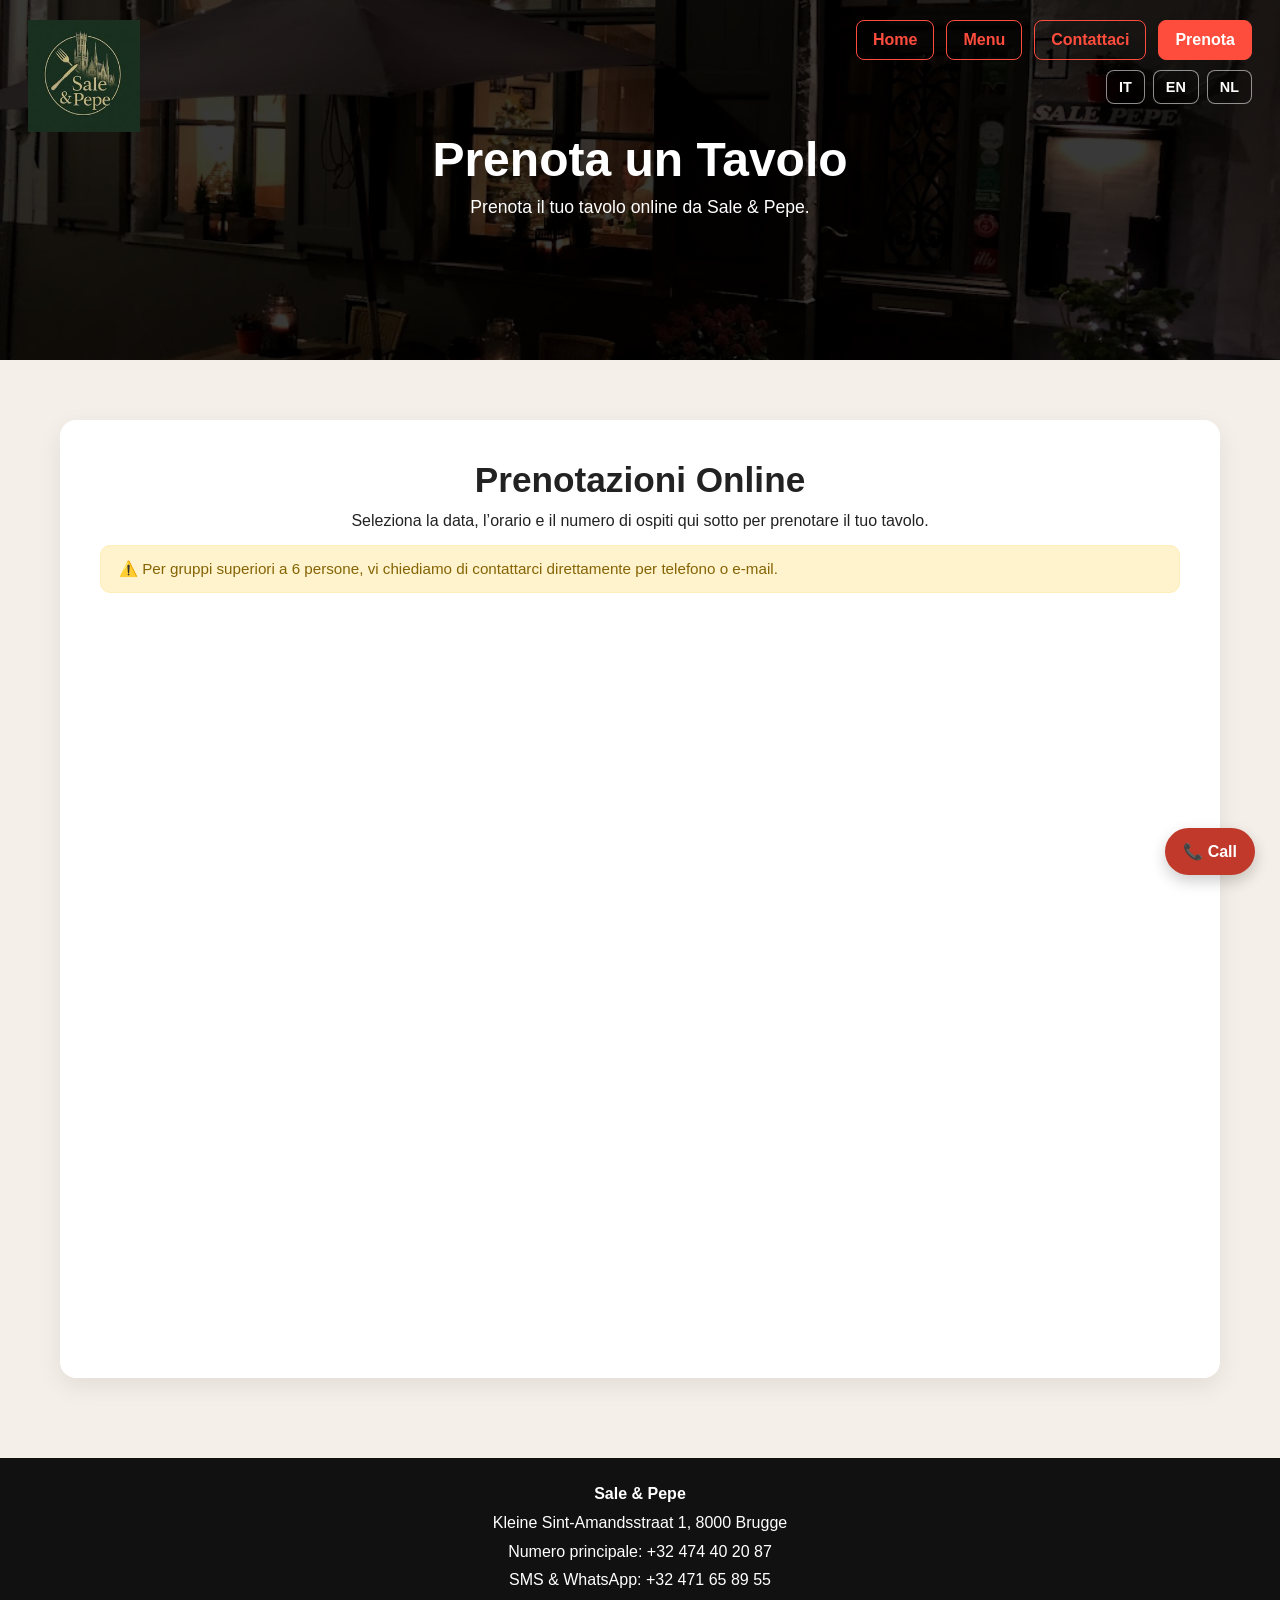
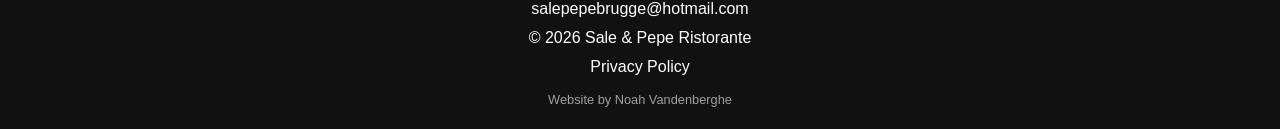
<file: reservations.html>
<!DOCTYPE html>
<html lang="it">
<head>
    <meta charset="UTF-8">
    <meta name="viewport" content="width=device-width, initial-scale=1.0">
    <title>Reservations | Sale &amp; Pepe</title>
    <link rel="stylesheet" href="css/styles.css">
    <link rel="stylesheet" href="css/reservations.css">
    <link rel="icon" type="image/x-icon" href="/favicon.ico">
</head>
<body>
    <a href="tel:+32474402087" class="call-button">📞 Call</a>

<header class="subpage-header">
    <nav class="navbar solid-nav">
        <div class="logo">
    <a href="index.html">
        <img src="images/logo.png" alt="Sale &amp; Pepe logo">
    </a>
</div>
        <div class="desktop-nav">
            <div class="nav-links">
                <a href="index.html" data-i18n="nav_home">Home</a>
                <a href="menu.html" data-i18n="nav_menu">Menu</a>
                <a href="contact.html" data-i18n="nav_contact_us">Contattaci</a>
                <a href="reservations.html" data-i18n="nav_reserve" class="active">Prenota</a>
            </div>

            <div class="language-switcher">
                <button type="button" data-lang="it">IT</button>
                <button type="button" data-lang="en">EN</button>
                <button type="button" data-lang="nl-BE">NL</button>
            </div>
        </div>

        <div class="mobile-nav">
            <div class="mobile-lang-dropdown">
    <button class="mobile-lang-btn" id="mobile-lang-toggle" type="button">
        <span id="mobile-lang-current">IT</span> ▼
    </button>

    <div class="mobile-lang-menu" id="mobile-lang-menu">
        <button data-lang="it">IT</button>
        <button data-lang="en">EN</button>
        <button data-lang="nl-BE">NL</button>
    </div>
</div>

            <button class="mobile-menu-toggle" id="mobile-menu-toggle" type="button" aria-label="Open menu">
                ☰
            </button>
        </div>
    </nav>

    <div class="mobile-sidebar" id="mobile-sidebar">
        <div class="mobile-sidebar-header">
            <span>Sale &amp; Pepe</span>
            <button class="mobile-menu-close" id="mobile-menu-close" type="button" aria-label="Close menu">✕</button>
        </div>

        <div class="mobile-sidebar-content">
            <div class="mobile-sidebar-section">
                <a href="index.html" data-i18n="nav_home">Home</a>
                <a href="menu.html" data-i18n="nav_menu">Menu</a>
                <a href="contact.html" data-i18n="nav_contact_us">Contattaci</a>
                <a href="reservations.html" data-i18n="nav_reserve" class="active">Prenota</a>
            </div>
        </div>
    </div>

    <div class="mobile-sidebar-overlay" id="mobile-sidebar-overlay"></div>

    <div class="subpage-hero">
        <h1 data-i18n="reserve_title">Prenota un tavolo</h1>
        <p data-i18n="reserve_subtitle">Prenota il tuo tavolo online da Sale &amp; Pepe.</p>
    </div>
</header>

    <main class="reservation-page">
        <section class="reservation-card">
            <h2 data-i18n="online_reservations">Prenotazioni online</h2>

            <div class="reservation-info">
                <p data-i18n="reserve_info">
                    Seleziona la data, l’orario e il numero di ospiti qui sotto per prenotare il tuo tavolo.
                </p>

                <div class="reservation-warning" data-i18n="reserve_warning">
                    ⚠️ Per gruppi superiori a 6 persone, vi chiediamo di contattarci direttamente per telefono o e-mail.
                </div>
            </div>

            <div class="resmio-wrapper">
                <div id="resmio-sale-pepe-brugge"></div>
            </div>
        </section>
    </main>

<footer>
    <div class="footer-content">
        <p><strong>Sale &amp; Pepe</strong></p>
        <p>
            <a href="https://maps.app.goo.gl/9fiStGEBBfmFYe9s6" target="_blank">
                Kleine Sint-Amandsstraat 1, 8000 Brugge
            </a>
        </p>
        <p>
    <span data-i18n="label_primary">Numero principale:</span>
    <a href="tel:+32474402087">+32 474 40 20 87</a><br>

    <span data-i18n="label_sms">SMS &amp; WhatsApp:</span>
    <a href="tel:+32471658955">+32 471 65 89 55</a><br>

    <a href="mailto:salepepebrugge@hotmail.com">salepepebrugge@hotmail.com</a>
    </p>
        <p>&copy; 2026 Sale &amp; Pepe Ristorante</p>
        <p><a href="privacy.html">Privacy Policy</a></p>
    </div>

    <p class="site-credit">
    Website by <a href="https://github.com/ChalkSnorter" target="_blank">Noah Vandenberghe</a>
</p>
</footer>

    <script src="js/reservations.js"></script>
    <script src="js/language.js"></script>
    <script src="js/script.js"></script>
</body>
</html>
</file>
<file: css/styles.css>
* {
    margin: 0;
    padding: 0;
    box-sizing: border-box;
}

body {
    font-family: Arial, sans-serif;
    background-color: #f4efe8; /* same warm beige */
    color: #222;
}

.hero {
    position: relative;
    height: 100vh;
    overflow: hidden;
}

.slideshow {
    position: absolute;
    inset: 0;
    width: 100%;
    height: 100%;
}

.slide {
    position: absolute;
    inset: 0;
    width: 100%;
    height: 100%;
    object-fit: cover;
    opacity: 0;
    transition: opacity 1s ease-in-out;
}

.slide.active {
    opacity: 1;
}

.overlay {
    position: absolute;
    inset: 0;
    background: rgba(0, 0, 0, 0.45);
    z-index: 1;
}

.navbar {
    position: relative;
    z-index: 3;
    display: flex;
    justify-content: space-between;
    align-items: center;
    padding: 1.5625rem 3.125rem;
}

.logo {
    color: white;
    font-size: 2rem;
    font-weight: bold;
}

.nav-links {
    display: flex;
    gap: 0.938rem;
}

.nav-links a {
    text-decoration: none;
    color: white;
    background-color: rgba(255, 255, 255, 0.15);
    padding: 0.625rem 1.125rem;
    border: 0.063rem solid white;
    border-radius: 0.375rem;
    transition: 0.3s;
}

.nav-links a:hover {
    background-color: white;
    color: black;
}

.hero-content {
    position: relative;
    z-index: 3;
    height: calc(100vh - 5.625rem);
    display: flex;
    flex-direction: column;
    justify-content: center;
    align-items: center;
    text-align: center;
    padding: 1.25rem;
}

.hero-content h1 {
    color: white;
    font-size: 4rem;
    margin-bottom: 0.938rem;
}

html {
    scroll-behavior: smooth;
}

.hero-content p {
    color: white;
    font-size: 1.2rem;
    max-width: 43.75rem;
    margin-bottom: 1.563rem;
}

.hero-button {
    display: inline-block;
    text-decoration: none;
    background-color: #c0392b;
    color: white;
    padding: 0.875rem 1.75rem;
    border-radius: 0.375rem;
    font-weight: bold;
    transition: 0.3s;
}

.hero-button:hover {
    background-color: #a93226;
}

.info-section {
    max-width: 56.25rem;
    margin: 0 auto;
    padding: 5rem 1.25rem;
    text-align: center;
}

.info-section h2 {
    font-size: 2.2rem;
    margin-bottom: 1.25rem;
}

.info-section p {
    font-size: 1.1rem;
    line-height: 1.8;
}

.contact-section {
    background-color: #fff;
}

footer {
    background-color: #111;
    color: white;
    text-align: center;
    padding: 1.25rem;
}

.call-button {
    position: fixed;
    bottom: 1.563rem;
    right: 1.563rem;
    background-color: #c0392b;
    color: white;
    text-decoration: none;
    padding: 0.875rem 1.125rem;
    border-radius: 3.125rem;
    font-weight: bold;
    font-size: 1rem;
    box-shadow: 0 0.375rem 0.938rem rgba(0,0,0,0.2);
    z-index: 999;
    transition: 0.3s;
}

.call-button:hover {
    background-color: #a93226;
    transform: translateY(-0.125rem);
}

.facebook-section {
    text-align: center;
    padding: 6.25rem 1.25rem;
    background-color: #fff;
}

.facebook-section h2 {
    font-size: 2.2rem;
    margin-bottom: 0.625rem;
}

.facebook-section p {
    margin-bottom: 1.875rem;
    color: #666;
}

.fb-container {
    width: 100%;
    display: flex;
    justify-content: center;
}

.fb-page {
    width: 100%;
    max-width: 75rem;
}

.logo a {
    color: white;
    text-decoration: none;
}

.home-details {
    max-width: 68.75rem;
    margin: 0 auto;
    padding: 1.25rem 1.25rem 4.375rem;
    display: grid;
    grid-template-columns: repeat(2, 1fr);
    gap: 1.5rem;
}

.home-details-card {
    background: white;
    padding: 1.875rem;
    border-radius: 1rem;
    box-shadow: 0 0.5rem 1.375rem rgba(0, 0, 0, 0.08);
    text-align: center;
}

.home-details-card h3 {
    margin-bottom: 1rem;
    font-size: 1.7rem;
}

.home-details-card p {
    margin: 0.5rem 0;
    line-height: 1.7;
}

.home-details-card a {
    color: #a93226;
    text-decoration: none;
}

.home-map-section {
    max-width: 68.75rem;
    margin: 0 auto 5rem;
    padding: 0 1.25rem;
}

.home-map-section iframe {
    width: 100%;
    height: 26.25rem;
    border: 0;
    border-radius: 1rem;
    box-shadow: 0 0.5rem 1.375rem rgba(0, 0, 0, 0.08);
    display: block;
}

.footer-content {
    max-width: 56.25rem;
    margin: 0 auto;
    line-height: 1.8;
}

.footer-content a {
    color: white;
    text-decoration: none;
}

@media (max-width: 50rem) {
    .home-details {
        grid-template-columns: 1fr;
    }

    .home-map-section iframe {
        height: 20rem;
    }
}

.nav-links a {
    text-decoration: none;
    color: #c0392b;
    background-color: transparent;
    padding: 0.625rem 1.125;
    border: 0.125rem solid #c0392b;
    border-radius: 0.5rem;
    font-weight: 600;
    transition: 0.3s;
}

.nav-links a:hover {
    background-color: #c0392b;
    color: white;
}

.home-hours {
    background-color: #fff;
    padding: 5rem 1.25rem;
    display: flex;
    justify-content: center;
}

.home-hours .hours-block {
    max-width: 37.5rem;
    width: 100%;
    text-align: left;
}

.home-hours h2 {
    text-align: center;
    margin-bottom: 1.875rem;
    font-size: 2.2rem;
}

.hours-row {
    display: flex;
    justify-content: space-between;
    padding: 0.75rem 0;
    border-bottom: 0.063rem solid #ddd;
    font-size: 1.05rem;
}

.subpage-header {
    height: 40vh; /* smaller than full screen */
    min-height: 16.25rem;
    position: relative;
}

.subpage-hero {
    position: absolute;
    top: 50%;
    left: 50%;
    transform: translate(-50%, -50%);
    z-index: 3;
    text-align: center;
    width: 100%;
    padding: 0 1.25rem;
}

.subpage-hero h1 {
    color: white;
    font-size: 3rem;
    margin-bottom: 0.625rem;
}

.subpage-hero p {
    color: white;
    font-size: 1.1rem;
}

.subpage-header::before {
    content: "";
    position: absolute;
    inset: 0;
    background: rgba(0, 0, 0, 0.5);
    z-index: 1;
}

.language-switcher {
    display: flex;
    gap: 0.5rem;
    margin-left: 0.625rem;
}

.language-switcher button {
    background: transparent;
    border: 0.063rem solid currentColor;
    color: inherit;
    padding: 0.5rem 0.625rem;
    border-radius: 0.375rem;
    cursor: pointer;
    font-size: 0.85rem;
    font-weight: 600;
}

.language-switcher button:hover {
    background: rgba(255, 255, 255, 0.15);
}

.solid-nav .language-switcher button:hover {
    background: #c0392b;
    color: white;
}

.navbar {
    display: flex;
    justify-content: space-between;
    align-items: flex-start;
    padding: 1.25rem 1.75rem;
}

.logo a {
    color: white;
    text-decoration: none;
    font-size: 2.2rem;
    font-weight: 700;
}

.nav-right {
    display: flex;
    flex-direction: column;
    align-items: flex-end;
    gap: 0.75rem;
}

.language-switcher {
    display: flex;
    gap: 0.5rem;
}

.language-switcher button {
    display: inline-flex;
    align-items: center;
    gap: 0.375rem;
    padding: 0.5rem 0.75rem;
    border: 0.063rem solid rgba(255,255,255,0.55);
    border-radius: 0.5rem;
    background: rgba(0,0,0,0.2);
    color: white;
    cursor: pointer;
    font-size: 0.9rem;
    transition: 0.2s ease;
}

.language-switcher button:hover {
    background: rgba(255,255,255,0.12);
    border-color: white;
}

.language-switcher .flag {
    font-size: 1rem;
    line-height: 1;
}

.nav-links {
    display: flex;
    gap: 0.75rem;
    align-items: center;
    flex-wrap: wrap;
    justify-content: flex-end;
}

.nav-links a {
    text-decoration: none;
    color: #ff4d3d;
    border: 0.063rem solid #ff4d3d;
    padding: 0.625rem 1.125rem;
    border-radius: 0.5rem;
    font-weight: 600;
    transition: 0.2s ease;
}

.nav-links a:hover {
    background: #ff4d3d;
    color: white;
}


.navbar {
    display: flex;
    justify-content: space-between;
    align-items: flex-start;
}

.nav-right {
    display: flex;
    flex-direction: column;
    align-items: flex-end;
    gap: 0.625rem;
}

.language-switcher {
    display: flex;
    gap: 0.5rem;
}

.flag {
    margin-right: 0.25rem;
}

.home-hours {
    background: #f7f3ee;
    padding: 5rem 1.25rem;
}

.hours-block {
    max-width: 51.25rem;
    margin: 0 auto;
}

.hours-block h2 {
    text-align: center;
    font-size: 3rem;
    margin-bottom: 2.5rem;
    color: #1f1f1f;
}

.hours-card {
    display: grid;
    grid-template-columns: 11.25rem 1fr;
    gap: 1.5rem;
    background: #ffffff;
    border: 0.5rem solid rgba(0, 0, 0, 0.08);
    border-radius: 1.125rem;
    padding: 1.5rem 1.75rem;
    margin-bottom: 1.125rem;
    box-shadow: 0 0.5rem 1.5rem rgba(0, 0, 0, 0.04);
}

.hours-day {
    font-size: 1.2rem;
    font-weight: 700;
    color: #1f1f1f;
    display: flex;
    align-items: flex-start;
    padding-top: 0.25rem;
}

.hours-times {
    display: flex;
    flex-direction: column;
    gap: 0.875rem;
}

.service-row {
    display: flex;
    justify-content: space-between;
    align-items: center;
    gap: 1rem;
    padding-bottom: 0.625rem;
    border-bottom: 0.063rem solid rgba(0, 0, 0, 0.08);
    font-size: 1.05rem;
    color: #222;
}

.service-row:last-child {
    border-bottom: none;
    padding-bottom: 0;
}

.service-label {
    font-weight: 600;
    color: #7a7a7a;
    min-width: 5rem;
}

.closed-row span:last-child {
    color: #a33a2b;
    font-weight: 600;
}

@media (max-width: 43.75rem) {
    .hours-card {
        grid-template-columns: 1fr;
        gap: 0.875rem;
        padding: 1.25rem;
    }

    .hours-block h2 {
        font-size: 2.2rem;
    }

    .service-row {
        font-size: 0.98rem;
    }
}

/* Sticky navbar with light grey background */
.navbar {
    position: fixed;
    top: 0;
    width: 100%;
    z-index: 1000;

    background: transparent;
    transition: all 0.3s ease;
}

.navbar.scrolled {
    background-color: black(227, 211, 189, 0.9); /* 90% opacity */
    backdrop-filter: blur(0.375rem); /* optional nice glass effect */
    box-shadow: 0 0.25rem 0.75rem rgba(0,0,0,0.08);
}

.logo a {
    color: white;
    text-decoration: none;
    font-size: 2.2rem;
    font-weight: 700;
    transition: color 0.45s ease;
}

.navbar.scrolled .logo a {
    color: #111;
}

.home-combined {
    background: #f7f3ee;
    padding: 5rem 1.25rem;
}

.combined-container {
    max-width: 81.25rem;
    margin: 0 auto;
    display: grid;
    grid-template-columns: 1fr 1fr;
    gap: 2.5rem;
    align-items: start;
}

.combined-left,
.combined-right {
    width: 100%;
}

.home-combined .home-hours,
.home-combined .facebook-section {
    background: transparent;
    padding: 0;
}

.home-combined .hours-block {
    max-width: 100%;
}

.home-combined .fb-container {
    justify-content: center;
}

.home-combined .fb-page {
    width: 100%;
    max-width: 31.25rem;
}

@media (max-width: 56.25rem) {
    .combined-container {
        grid-template-columns: 1fr;
    }

    .home-combined .fb-page {
        max-width: 100%;
    }
}

.home-combined {
    background: #f3eee7; 
    padding: 6.25rem 1.25rem;
}

.combined-wrapper {
    max-width: 81.25rem;
    margin: 0 auto;
    background: #ffffff;
    padding: 3.125rem;
    border-radius: 1.25rem;
    box-shadow: 0 0.625rem 1.875rem rgba(0, 0, 0, 0.08);
}

.combined-container {
    max-width: 75rem;
    margin: 0 auto;
    display: grid;
    grid-template-columns: 1fr 1fr;
    gap: 2.5rem;
    align-items: start;
}

.combined-left,
.combined-right {
    width: 100%;
}

.home-combined .home-hours,
.home-combined .facebook-section {
    background: transparent;
    padding: 0;
}

.home-combined .hours-block {
    max-width: 100%;
}

.home-combined .fb-container {
    justify-content: center;
}

.home-combined .fb-page {
    width: 100%;
    max-width: 31.25rem;
}

@media (max-width: 56.25rem) {
    .combined-wrapper {
        padding: 1.875rem 1.25rem;
    }

    .combined-container {
        grid-template-columns: 1fr;
    }

    .combined-container::after {
        display: none;
    }

    .home-combined .fb-page {
        max-width: 100%;
    }
}

.combined-container {
    position: relative;
}

.combined-container::after {
    content: "";
    position: absolute;
    top: 12%;
    bottom: 12%;
    left: 50%;
    width: 0.063rem;
    background: rgba(0, 0, 0, 0.15); /* darker */
}

.site-credit {
    font-size: 0.8rem;
    opacity: 0.6;
    margin-top: 0.625rem;
}

.site-credit a {
    color: inherit;
    text-decoration: none;
    border-bottom: 0.063rem solid rgba(0,0,0,0.2);
}


.nav-links a {
    text-decoration: none;
    color: #ff4d3d;
    border: 0.063rem solid #ff4d3d;
    padding: 0.625rem 1rem;
    border-radius: 0.5rem;
    font-weight: 600;
    transition: 0.2s ease;
    background: transparent;
}

.nav-links a:hover {
    background: #ff4d3d;
    color: white;
}

.nav-links a.active {
    background: #ff4d3d;
    color: white;
    border-color: #ff4d3d;
}

.desktop-nav {
    display: flex;
    flex-direction: column;
    align-items: flex-end;
    gap: 0.625rem;
}

.mobile-nav {
    display: none;
}

.mobile-sidebar,
.mobile-sidebar-overlay {
    display: none;
}

@media (max-width: 48rem) {
    .desktop-nav {
        display: none;
    }

    .mobile-nav {
        display: flex;
        align-items: center;
        gap: 0.75rem;
        margin-left: auto;
    }

    .mobile-lang-btn,
    .mobile-menu-toggle {
        background: rgba(0, 0, 0, 0.25);
        color: #f4c542;
        border: 0.063rem solid rgba(255, 255, 255, 0.2);
        border-radius: 0.5rem;
        padding: 0.625rem 0.75rem;
        font-size: 1rem;
        cursor: pointer;
    }

    .mobile-menu-toggle {
        font-size: 1.4rem;
        line-height: 1;
    }

    .mobile-sidebar-overlay {
        position: fixed;
        inset: 0;
        background: rgba(0, 0, 0, 0.45);
        z-index: 1998;
    }

    .mobile-sidebar {
        position: fixed;
        top: 0;
        right: 0;
        width: 17.5rem;
        max-width: 85%;
        height: 100vh;
        background: #f3eee7;
        color: #1f1f1f;
        z-index: 1999;
        padding: 1.25rem;
        box-shadow: -0.5rem 0 1.5rem rgba(0, 0, 0, 0.25);
        transform: translateX(100%);
        transition: transform 0.3s ease;
        display: block;
    }

    .mobile-sidebar.open {
        transform: translateX(0);
    }

    .mobile-sidebar-overlay.show {
        display: block;
    }

    .mobile-sidebar-header {
        display: flex;
        justify-content: space-between;
        align-items: center;
        margin-bottom: 1.5rem;
        font-size: 1.2rem;
        font-weight: 700;
    }

    .mobile-menu-close {
        background: transparent;
        border: none;
        color: #1f1f1f;
        font-size: 1.4rem;
        cursor: pointer;
    }

    .mobile-sidebar-content {
        display: flex;
        flex-direction: column;
        gap: 1.5rem;
    }

    .mobile-sidebar-section {
        display: flex;
        flex-direction: column;
        gap: 0.75rem;
    }

    .mobile-sidebar-section a {
    color: #1f1f1f;
    text-decoration: none;
    font-size: 1rem;
    padding: 0.625rem 0;
    border-bottom: 0.063rem solid rgba(0, 0, 0, 0.08);
}

    .mobile-sidebar-languages {
        flex-direction: row;
        gap: 0.625rem;
    }

    .mobile-sidebar-languages button {
        background: #ffffff;
        color: #1f1f1f;
        border: 0.063rem solid rgba(0, 0, 0, 0.08);
        border-radius: 0.5rem;
        padding: 0.625rem 0.75rem;
        cursor: pointer;
    }

    .mobile-sidebar-languages button.active,
    .mobile-lang-btn.active {
        background: #c0392b;
        border-color: #c0392b;
        color: white;
    }
}

.mobile-lang-dropdown {
    position: relative;
}

.mobile-lang-btn {
    display: flex;
    align-items: center;
    gap: 0.375rem;
    background: rgba(0,0,0,0.25);
    color: #f4c542;
    border: 0.063rem solid rgba(255,255,255,0.2);
    border-radius: 0.5rem;
    padding: 0.625rem 0.75rem;
    font-size: 0.95rem;
    cursor: pointer;
}

.mobile-lang-menu {
    position: absolute;
    top: 110%;
    right: 0;
    background: #f3eee7;
    border: 0.063rem solid rgba(0, 0, 0, 0.08);
    border-radius: 0.625rem;
    padding: 0.375rem;
    display: none;
    flex-direction: column;
    min-width: 5rem;
    box-shadow: 0 0.375rem 1.125rem rgba(0,0,0,0.25);
    z-index: 2000;
}

.mobile-lang-menu button {
    background: transparent;
    color: #1f1f1f;
    border: none;
    padding: 0.625rem;
    text-align: left;
    cursor: pointer;
    border-radius: 0.375rem;
}

.mobile-lang-menu button:hover {
    background: rgba(0,0,0,0.05);
}

.mobile-lang-menu.show {
    display: flex;
}

.mobile-sidebar-section a.active {
    color: #c0392b;
    font-weight: 700;
}

.logo img {
    height: 7rem;
    width: auto;
    display: block;
}

@media (max-width: 48rem) {
    .logo img {
        height: 2.5rem;
    }
}

@media (max-width: 48rem) {
    .hero-content h1 {
        line-height: 1.1;
        margin-bottom: 9rem;

    }

    .hero-content h1::before {
        content: "Sale\A&\APepe";
        white-space: pre;
        display: block;
    }

    .hero-content h1 {
        font-size: 3rem;
    }

    .hero-content h1 span,
    .hero-content h1 {
        color: transparent;
        position: relative;
        margin-bottom: 8rem;
    }

    .hero-content h1::before {
        color: white;
        position: absolute;
        left: 50%;
        transform: translateX(-50%);
        text-align: center;
    }

    
}

.fb-consent-box {
    background: #f4efe8;
    border-radius: 1rem;
    padding: 2.5rem 1.25rem;
    text-align: center;
    border: 0.063rem solid rgba(0,0,0,0.1);
}

.fb-consent-box button {
    margin-top: 0.938rem;
    background: #c0392b;
    color: white;
    border: none;
    padding: 0.75rem 1.25rem;
    border-radius: 0.5rem;
    cursor: pointer;
    font-weight: 600;
}

.fb-consent-box button:hover {
    background: #a93226;
}

.fb-placeholder {
    width: 100%;
    min-height: 18.75rem;
    background: #f4efe8;
    border: 0.063rem solid rgba(0, 0, 0, 0.08);
    border-radius: 1rem;
    display: flex;
    align-items: center;
    justify-content: center;
    text-align: center;
    padding: 1.25rem;
}

.cookie-popup {
    position: fixed;
    left: 1.25rem;
    right: 1.25rem;
    bottom: 1.25rem;
    z-index: 3000;
    display: none;
    justify-content: center;
}

.cookie-popup-content {
    width: 100%;
    max-width: 35rem;
    background: #f3eee7;
    border: 0.063rem solid rgba(0, 0, 0, 0.08);
    border-radius: 1rem;
    box-shadow: 0 0.625rem 1.875rem rgba(0, 0, 0, 0.18);
    padding: 1.25rem;
}

.cookie-popup-content p {
    margin: 0 0 1rem;
    line-height: 1.5;
    color: #222;
}

.cookie-popup-actions {
    display: flex;
    gap: 0.75rem;
    justify-content: flex-end;
}

.cookie-btn {
    border: none;
    border-radius: 0.5rem;
    padding: 0.75rem 1.125rem;
    font-weight: 600;
    cursor: pointer;
}

.cookie-btn-primary {
    background: #c0392b;
    color: white;
}

.cookie-btn-primary:hover {
    background: #a93226;
}

.cookie-btn-secondary {
    background: #e7dfd4;
    color: #222;
}

.cookie-btn-secondary:hover {
    background: #ddd3c5;
}

@media (max-width: 48rem) {
    .cookie-popup {
        left: 0.75rem;
        right: 0.75rem;
        bottom: 0.75rem;
    }

    .cookie-popup-actions {
        flex-direction: column;
    }

    .cookie-btn {
        width: 100%;
    }
}

.fb-enable-btn {
    margin-top: 0.75rem;
    background: #c0392b;
    color: white;
    border: none;
    padding: 0.625rem 1rem;
    border-radius: 0.5rem;
    font-weight: 600;
    cursor: pointer;
    transition: 0.2s;
}

.fb-enable-btn:hover {
    background: #a93226;
}


@media (max-width: 48rem) {
    html,
    body {
        overflow-x: hidden;
    }

    .home-combined {
        padding: 2.5rem 0.75rem;
    }

    .combined-wrapper {
        width: 100%;
        max-width: 100%;
        padding: 1.25rem 0.875rem;
        border-radius: 1rem;
        overflow: hidden;
    }

    .combined-container {
        width: 100%;
        max-width: 100%;
        grid-template-columns: 1fr;
        gap: 1.75rem;
    }

    .combined-container::after {
        display: none;
    }

    .combined-left,
    .combined-right,
    .home-hours,
    .hours-block,
    .facebook-section,
    .fb-container,
    .fb-page {
        width: 100%;
        max-width: 100%;
        min-width: 0;
    }

    .home-hours {
        padding: 0;
    }

    .hours-block h2 {
        font-size: 2.1rem;
        margin-bottom: 1.5rem;
        text-align: center;
    }

    .hours-card {
        width: 100%;
        max-width: 100%;
        min-width: 0;
        grid-template-columns: 1fr;
        gap: 0.75rem;
        padding: 1.125rem 1rem;
        margin-bottom: 0.875rem;
    }

    .hours-day {
        padding-top: 0;
        font-size: 1.15rem;
    }

    .hours-times {
        gap: 0.625rem;
    }

    .service-row {
        font-size: 1rem;
        gap: 0.625rem;
    }

    .service-label {
        min-width: 0;
    }

    .facebook-section {
        padding: 0;
    }

    .facebook-section h2 {
        font-size: 2rem;
    }

    .facebook-section p {
        margin-bottom: 1.125rem;
    }
}

.privacy-page {
    background: #f3eee7;
    min-height: 100vh;
}

.privacy-header {
    position: relative;
    min-height: 6.875rem;
}

.privacy-main {
    max-width: 62.5rem;
    margin: 0 auto;
    padding: 8.75rem 1.25rem 3.75rem;
}

.privacy-card {
    background: #ffffff;
    border-radius: 1.25rem;
    padding: 2.5rem 2.25rem;
    box-shadow: 0 0.625rem 1.875rem rgba(0, 0, 0, 0.08);
    line-height: 1.75;
    color: #222;
}

.privacy-card h1 {
    font-size: 2.4rem;
    margin-bottom: 0.625rem;
    color: #1f1f1f;
}

.privacy-updated {
    color: #777;
    margin-bottom: 1.75rem;
}

.privacy-card h2 {
    font-size: 1.4rem;
    margin-top: 1.75rem;
    margin-bottom: 0.75rem;
    color: #1f1f1f;
}

.privacy-card h3 {
    font-size: 1.1rem;
    margin-top: 1.125rem;
    margin-bottom: 0.5rem;
    color: #c0392b;
}

.privacy-card p,
.privacy-card li {
    font-size: 1rem;
}

.privacy-card ul {
    padding-left: 1.375rem;
    margin-bottom: 0.875rem;
}

.privacy-card a {
    color: #c0392b;
    text-decoration: none;
}

.privacy-card a:hover {
    text-decoration: underline;
}

@media (max-width: 48rem) {
    .privacy-main {
        padding: 6.875rem 0.875rem 2.5rem;
    }

    .privacy-card {
        padding: 1.5rem 1.125rem;
        border-radius: 1rem;
    }

    .privacy-card h1 {
        font-size: 2rem;
    }

    .privacy-card h2 {
        font-size: 1.25rem;
    }
}

.news-popup {
    position: fixed;
    right: 25px;
    top: 140px;
    width: 280px;
    background: white;
    border-left: 5px solid #c0392b;
    border-radius: 14px;
    box-shadow: 0 8px 26px rgba(0,0,0,0.18);
    padding: 22px;
    z-index: 998;
}

.news-popup h3 {
    color: #c0392b;
    margin-bottom: 10px;
}

.news-popup p {
    color: #555;
    line-height: 1.5;
    margin-bottom: 15px;
}

.news-popup a {
    display: inline-block;
    background: #c0392b;
    color: white;
    padding: 10px 16px;
    border-radius: 8px;
    text-decoration: none;
    font-weight: bold;
}

.news-close {
    position: absolute;
    top: 8px;
    right: 12px;
    border: none;
    background: transparent;
    font-size: 1.4rem;
    cursor: pointer;
}

.news-popup.hidden {
    display: none;
}

.news-small {
    font-size: 0.92rem;
    color: #777;
    margin-bottom: 15px;
    font-style: italic;
}

@media (max-width: 700px) {
    .news-popup {
        left: 20px;
        right: 20px;
        top: auto;
        bottom: 90px;
        width: auto;
    }
}

.news-popup {
    animation: slideIn 0.4s ease forwards;
}

/* opening */
@keyframes slideIn {
    from {
        opacity: 0;
        transform: translateX(40px);
    }
    to {
        opacity: 1;
        transform: translateX(0);
    }
}

/* closing */
.news-popup.closing {
    animation: slideOut 0.35s ease forwards;
}

@keyframes slideOut {
    from {
        opacity: 1;
        transform: translateX(0);
    }
    to {
        opacity: 0;
        transform: translateX(40px);
    }
}
</file>
<file: css/contact.css>
body {
    background-color: #f4efe8;
}

.logo a {
    color: white;
    text-decoration: none;
}

.contact-hero {
    background:
        linear-gradient(rgba(0, 0, 0, 0.45), rgba(0, 0, 0, 0.45)),
        url("../images/slide1.jpg") center/cover no-repeat;
    min-height: 42vh;
    display: flex;
    flex-direction: column;
}

.contact-hero-inner {
    max-width: 75rem;
    width: 100%;
    margin: auto;
    padding: 2.5rem 1.875rem 4.375rem;
    color: white;
}

.contact-hero-inner h1 {
    font-size: 4rem;
    margin-bottom: 0.938rem;
}

.contact-hero-inner p {
    font-size: 1.15rem;
    max-width: 43.75rem;
    line-height: 1.7;
}

.contact-top {
    max-width: 75rem;
    margin: 4.375rem auto 2.5rem;
    padding: 0 1.563rem;
    display: grid;
    grid-template-columns: 1fr 1.1fr;
    gap: 1.875rem;
}

.contact-info-card,
.contact-form-card {
    background: white;
    border-radius: 1.375rem;
    padding: 2.188rem;
    box-shadow: 0 0.625rem 1.75rem rgba(0, 0, 0, 0.08);
    min-height: 33.125rem;
}

.contact-info-card h2,
.contact-form-card h2 {
    font-size: 2rem;
    margin-bottom: 1.125rem;
}

.contact-info-card p {
    line-height: 1.8;
    margin-bottom: 0.875rem;
}

.contact-details-list {
    margin: 1.563rem 0;
}

.contact-details-list a {
    color: #c0392b;
    text-decoration: none;
}

.contact-details-list a:hover {
    text-decoration: underline;
}

.social-links {
    display: flex;
    flex-wrap: wrap;
    gap: 0.75rem;
    margin-top: 1.25rem;
}

.social-links a {
    text-decoration: none;
    background-color: #c0392b;
    color: white;
    padding: 0.625rem 1rem;
    border-radius: 0.5rem;
    transition: 0.3s;
}

.social-links a:hover {
    background-color: #a93226;
}

.contact-form {
    display: flex;
    flex-direction: column;
    gap: 1rem;
}

.contact-form textarea,
.contact-form input {
    width: 100%;
    border: 0.063rem solid #ddd;
    border-radius: 0.75rem;
    padding: 1rem;
    font-size: 1rem;
    font-family: Arial, sans-serif;
    background: #faf8f5;
    outline: none;
}

.contact-form textarea {
    resize: vertical;
    min-height: 8.75rem;
}

.contact-form textarea:focus,
.contact-form input:focus {
    border-color: #c0392b;
}

.contact-form button {
    align-self: flex-start;
    background-color: #c0392b;
    color: white;
    border: none;
    border-radius: 0.5rem;
    padding: 0.75rem 1.5rem;
    font-size: 1rem;
    font-weight: bold;
    cursor: pointer;
    transition: 0.3s;
}

.contact-form button:hover {
    background-color: #a93226;
}

.contact-bottom {
    max-width: 81.25rem;
    margin: 2.5rem auto 5rem;
    padding: 0 1.563rem;
}

.bottom-panel {
    background: #e9dcc7;
    border-radius: 3rem 3rem 0 0;
    padding: 3.438rem 2.5rem;
    display: grid;
    grid-template-columns: 1fr 1fr 20rem;
    gap: 2.5rem;
    align-items: start;
}

.hours-block h3,
.bottom-contact-block h3 {
    font-size: 2rem;
    margin-bottom: 1.375rem;
    color: #5c3b1e;
}

.hours-row {
    display: flex;
    justify-content: space-between;
    border-bottom: 0.063rem solid rgba(92, 59, 30, 0.25);
    padding: 0.875rem 0;
    font-size: 1.05rem;
}

.bottom-contact-block p {
    margin-bottom: 0.875rem;
    line-height: 1.8;
}

.bottom-image-block {
    display: flex;
    justify-content: center;
    align-items: flex-start;
}

.bottom-image-block img {
    width: 20rem;
    height: 20rem;
    object-fit: cover;
    display: block;
    border-radius: 1.75rem;
    box-shadow: 0 0.625rem 1.5rem rgba(0, 0, 0, 0.12);
    background: #ddd;
}

footer {
    background-color: #111;
    color: white;
    text-align: center;
    padding: 1.25rem;
    margin-top: 0;
}

@media (max-width: 59.375rem) {
    .contact-top {
        grid-template-columns: 1fr;
    }

    .contact-info-card,
    .contact-form-card {
        min-height: auto;
    }

    .bottom-panel {
        grid-template-columns: 1fr;
        border-radius: 1.75rem 1.75rem 0 0;
    }

    .bottom-image-block {
        justify-content: flex-start;
    }

    .contact-hero-inner h1 {
        font-size: 2.8rem;
    }
}

@media (max-width: 37.5rem) {
    .contact-hero-inner {
        padding: 1.875rem 1.25rem 3.125rem;
    }

    .contact-hero-inner h1 {
        font-size: 2.2rem;
    }

    .contact-info-card,
    .contact-form-card {
        padding: 1.563rem;
    }

    .bottom-panel {
        padding: 2.188rem 1.375rem;
    }

    .bottom-image-block img {
        width: 100%;
        height: auto;
        aspect-ratio: 1 / 1;
    }
}

.bottom-image-block {
    display: flex;
    justify-content: center;
    align-items: flex-start;
}

.dish-slideshow {
    position: relative;
    width: 20rem;
    height: 20rem;
    border-radius: 1.75rem;
    overflow: hidden;
    box-shadow: 0 0.625rem 1.5rem rgba(0, 0, 0, 0.12);
    background: #ddd;
}

.dish-slide {
    position: absolute;
    inset: 0;
    width: 100%;
    height: 100%;
    object-fit: cover;
    opacity: 0;
    transition: opacity 1s ease-in-out;
}

.dish-slide.active {
    opacity: 1;
}

.dish-slideshow {
    position: relative;
    width: 20rem;
    height: 20rem;
    border-radius: 1.75rem;
    overflow: hidden;
    box-shadow: 0 0.625rem 1.5rem rgba(0, 0, 0, 0.12);
    background: #ddd;
}

.dish-slide {
    position: absolute;
    inset: 0;
    width: 100%;
    height: 100%;
    object-fit: cover;
    opacity: 0;
    transition: opacity 1s ease-in-out;
}

.dish-slide.active {
    opacity: 1;
}

/* DOTS */
.dish-dots {
    position: absolute;
    bottom: 0.75rem;
    width: 100%;
    display: flex;
    justify-content: center;
    gap: 0.5rem;
}

.dish-dot {
    width: 0.5rem;
    height: 0.5rem;
    border-radius: 50%;
    background: rgba(255, 255, 255, 0.6);
    transition: 0.3s;
}

.dish-dot.active {
    background: white;
    transform: scale(1.2);
}

.contact-form-card {
    background: #fff;
    padding: 1.875rem;
    border-radius: 1rem;
    box-shadow: 0 0.5rem 1.375rem rgba(0, 0, 0, 0.08);
}

.contact-map-section {
    padding: 0 1.25rem 5rem;
}

.contact-map-card {
    max-width: 68.75rem;
    margin: 0 auto;
    background: #fff;
    padding: 1.875rem;
    border-radius: 1rem;
    box-shadow: 0 0.5rem 1.375rem rgba(0, 0, 0, 0.08);
}

.contact-map-card h2 {
    margin-bottom: 1.25rem;
    text-align: center;
}

.contact-map-card iframe {
    width: 100%;
    height: 26.25rem;
    border: 0;
    border-radius: 0.75rem;
}

.bottom-image-block {
    width: 100%;
    min-width: 0;
}

.dish-slideshow {
    width: 100%;
    max-width: 100%;
    overflow: hidden;
    border-radius: 1.125rem;
    position: relative;
}

.dish-slide {
    width: 100%;
    height: auto;
    display: block;
    object-fit: cover;
}

.dish-slideshow img {
    width: 100%;
    max-width: 100%;
    display: block;
}

@media (max-width: 48rem) {
    .bottom-panel {
        grid-template-columns: 1fr;
    }

    .bottom-image-block {
        width: 100%;
        max-width: 100%;
    }

    .dish-slideshow {
        width: 100%;
        max-width: 100%;
    }

    .dish-slide {
        width: 100%;
        height: auto;
    }
}
</file>
<file: css/reservations.css>
body {
    background-color: #f4efe8;
}

.logo a,
.logo {
    color: white;
    text-decoration: none;
    font-weight: bold;
}

.subpage-header {
    background: linear-gradient(rgba(0, 0, 0, 0.55), rgba(0, 0, 0, 0.55)),
        url("../images/slide1.jpg") center/cover no-repeat;
    min-height: 16.25rem;
    display: flex;
    flex-direction: column;
}


.nav-links a:hover {
    background: white;
    color: black;
}

.subpage-hero {
    text-align: center;
    padding: 2.188rem 1.25rem 2.813rem;
}

.subpage-hero h1 {
    color: white;
    font-size: 3rem;
    margin: 0 0 0.625rem;
}

.subpage-hero p {
    color: white;
    font-size: 1.1rem;
    margin: 0;
}

.reservation-page {
    max-width: 75rem;
    margin: 3.75rem auto 5rem;
    padding: 0 1.25rem;
}

.reservation-card {
    background: white;
    border-radius: 1rem;
    box-shadow: 0 0.5rem 1.5rem rgba(0, 0, 0, 0.08);
    padding: 2.5rem;
    text-align: center;
}

.reservation-card h2 {
    font-size: 2.2rem;
    margin: 0 0 0.75rem;
}

.reservation-text {
    font-size: 1.05rem;
    color: #666;
    margin: 0 0 1.875rem;
}

.resmio-wrapper {
    display: flex;
    justify-content: center;
    width: 100%;
    min-height: 45rem;
}

#resmio-sale-pepe-brugge {
    width: 100%;
    max-width: 56.25rem;
    margin: 0 auto;
}

footer {
    background-color: #111;
    color: white;
    text-align: center;
    padding: 1.375rem;
    margin-top: 2.5rem;
}

.reservation-info {
    margin-bottom: 1.563rem;
}

.reservation-warning {
    margin-top: 0.938rem;
    padding: 0.875rem 1.125rem;
    border-radius: 0.625rem;
    background-color: #fff3cd;
    color: #856404;
    border: 0.063rem solid #ffeeba;
    font-size: 0.95rem;
    text-align: left;
}
</file>
